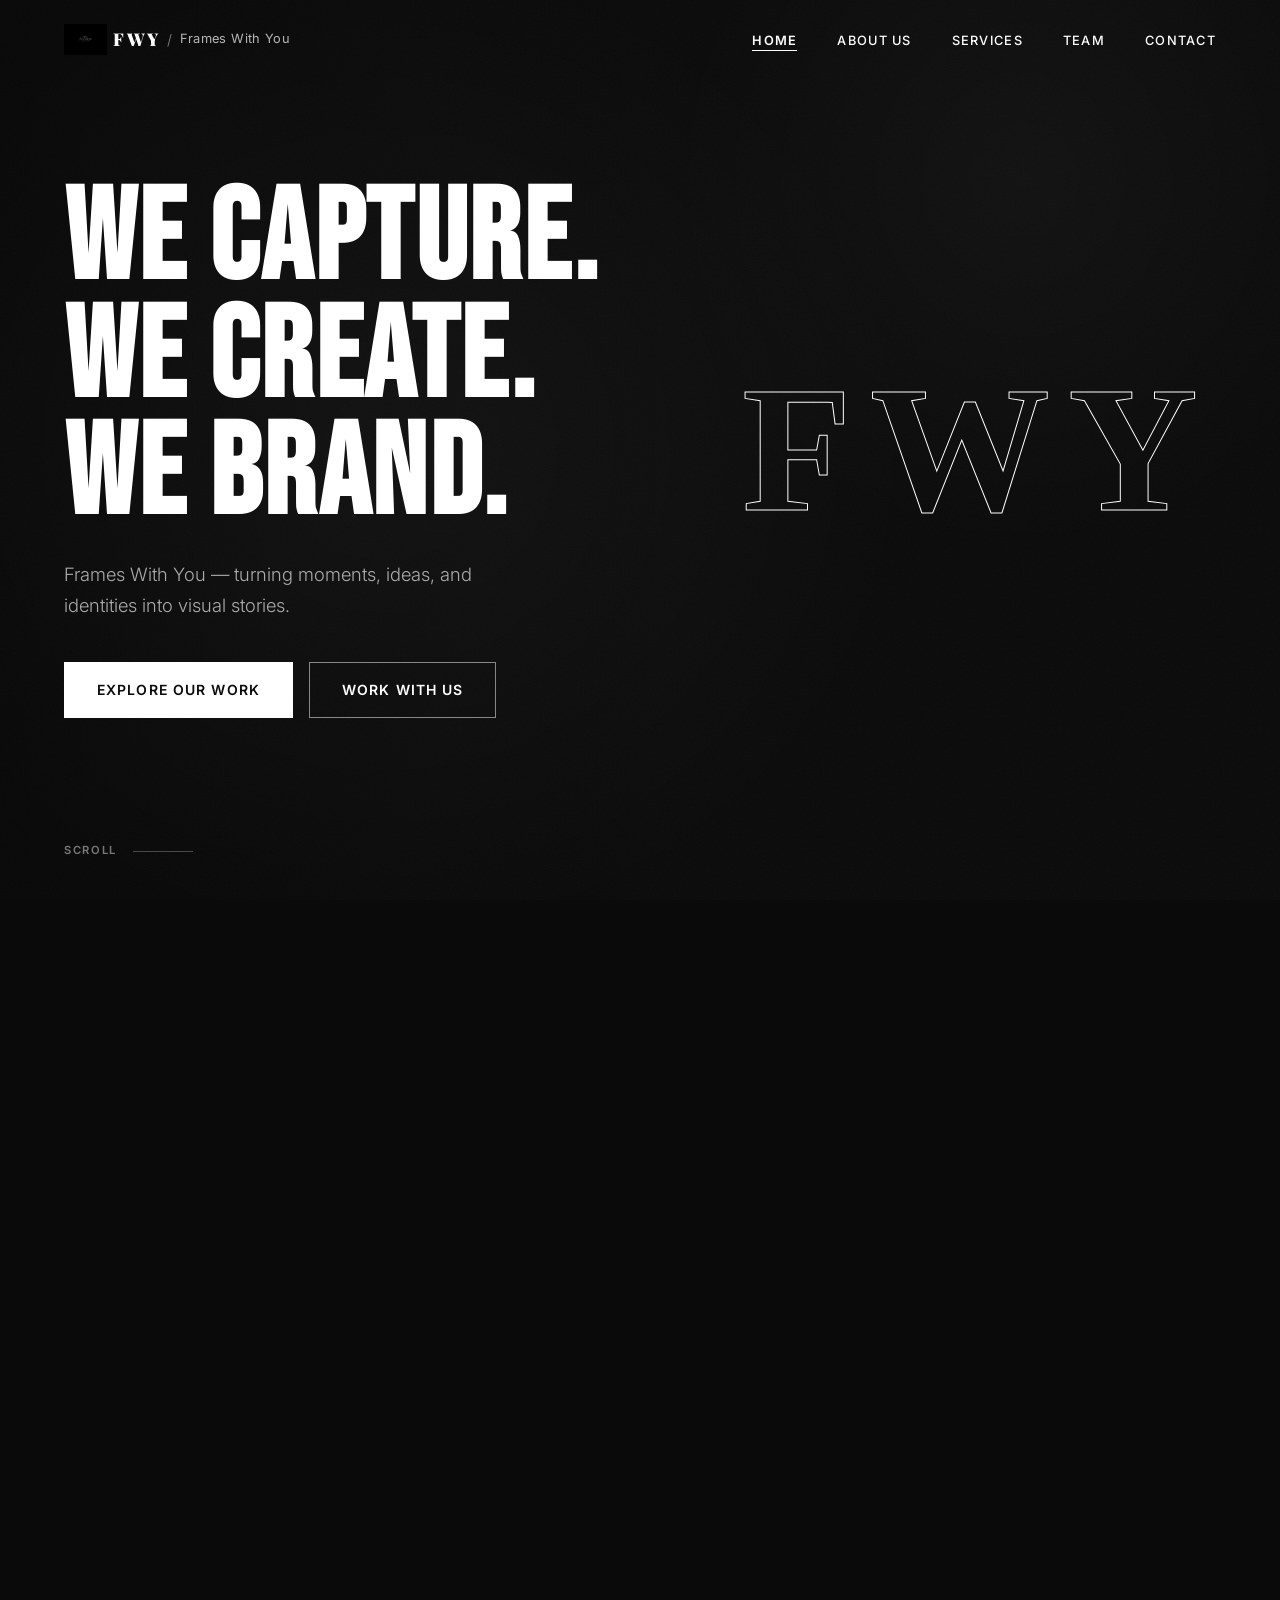
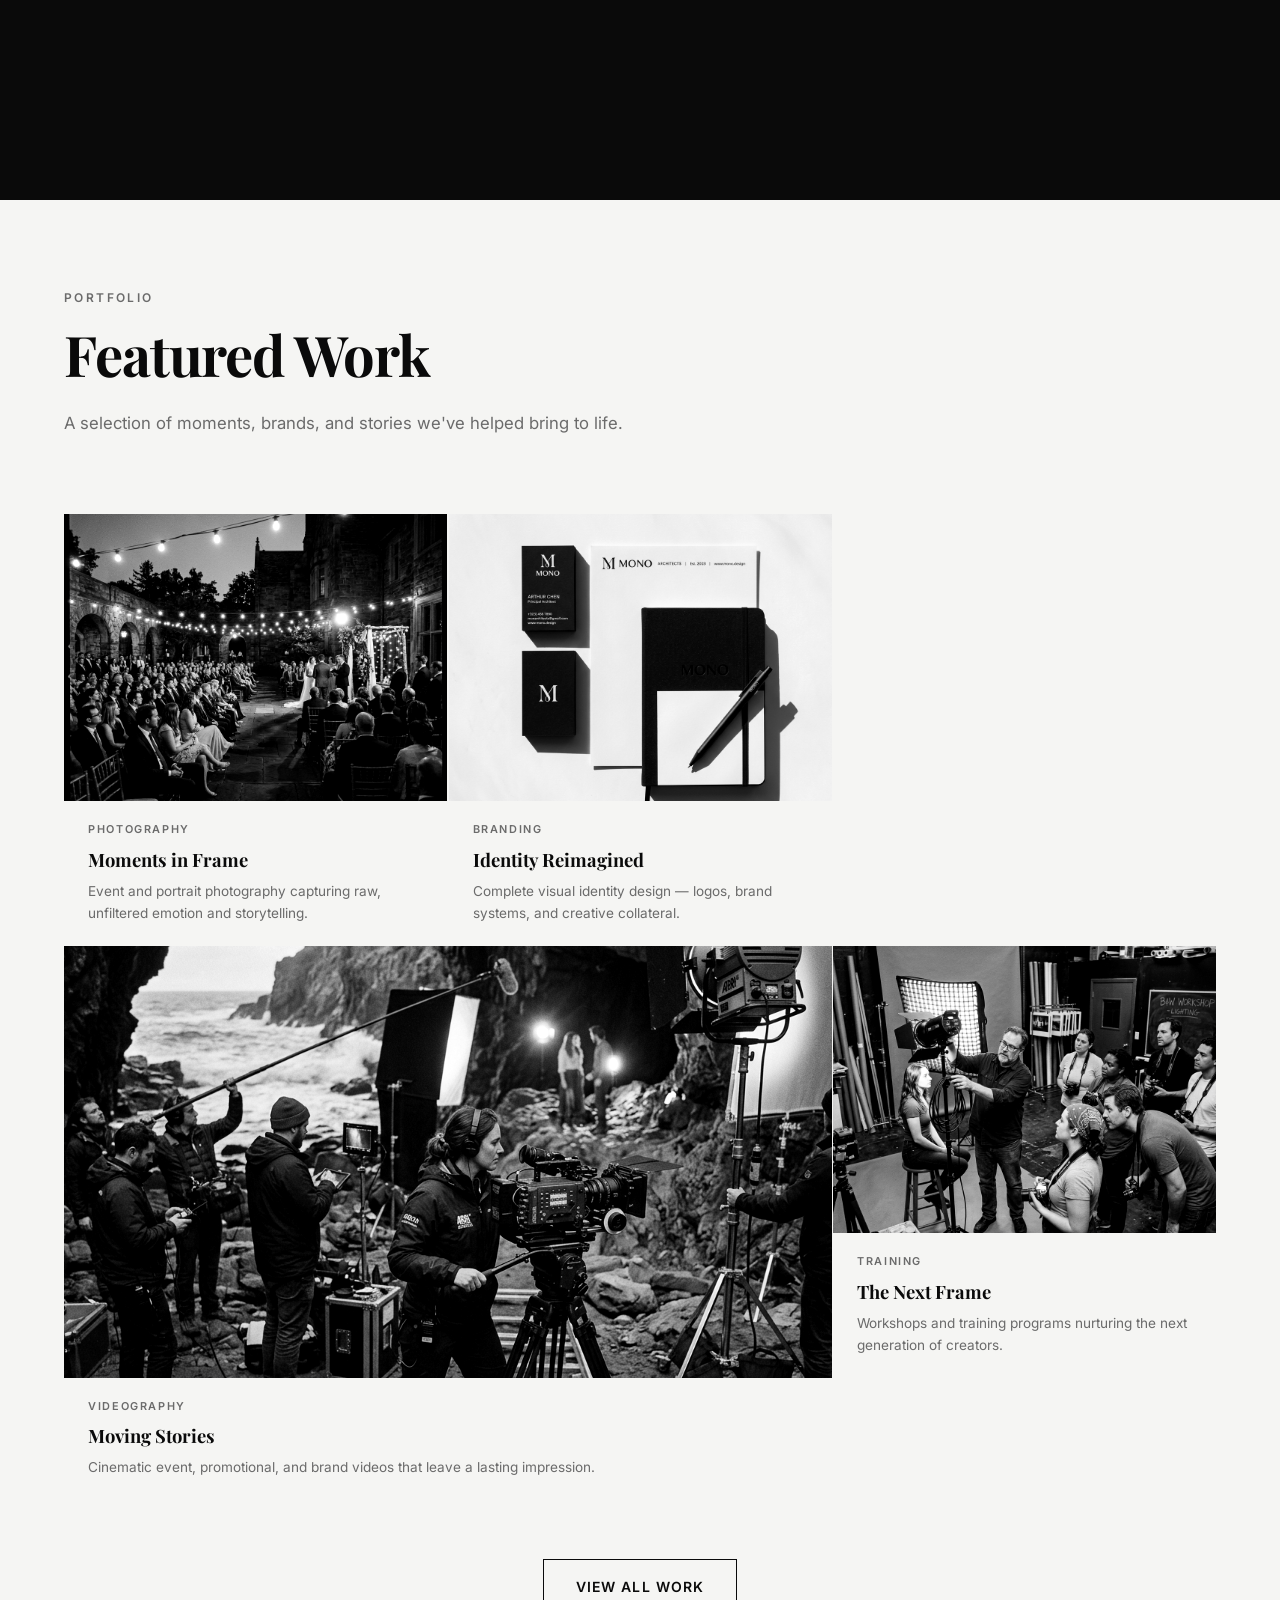
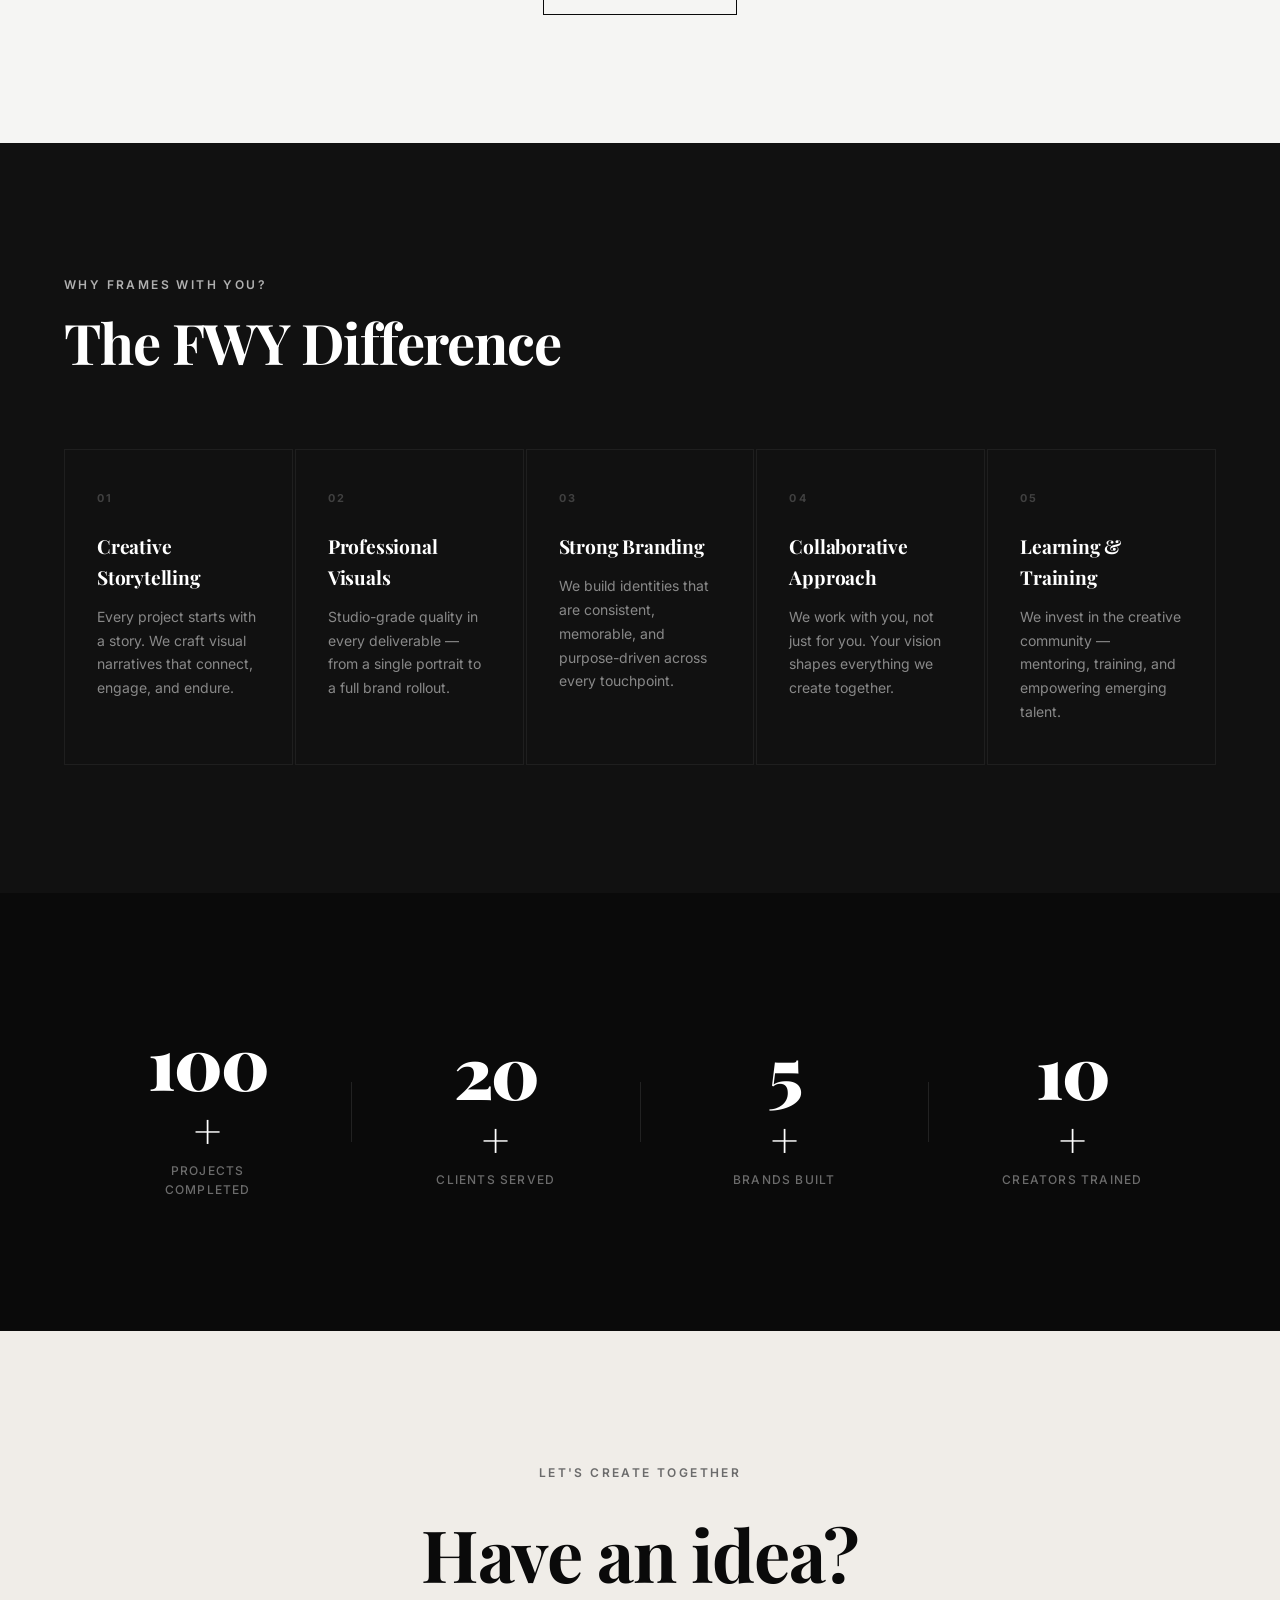
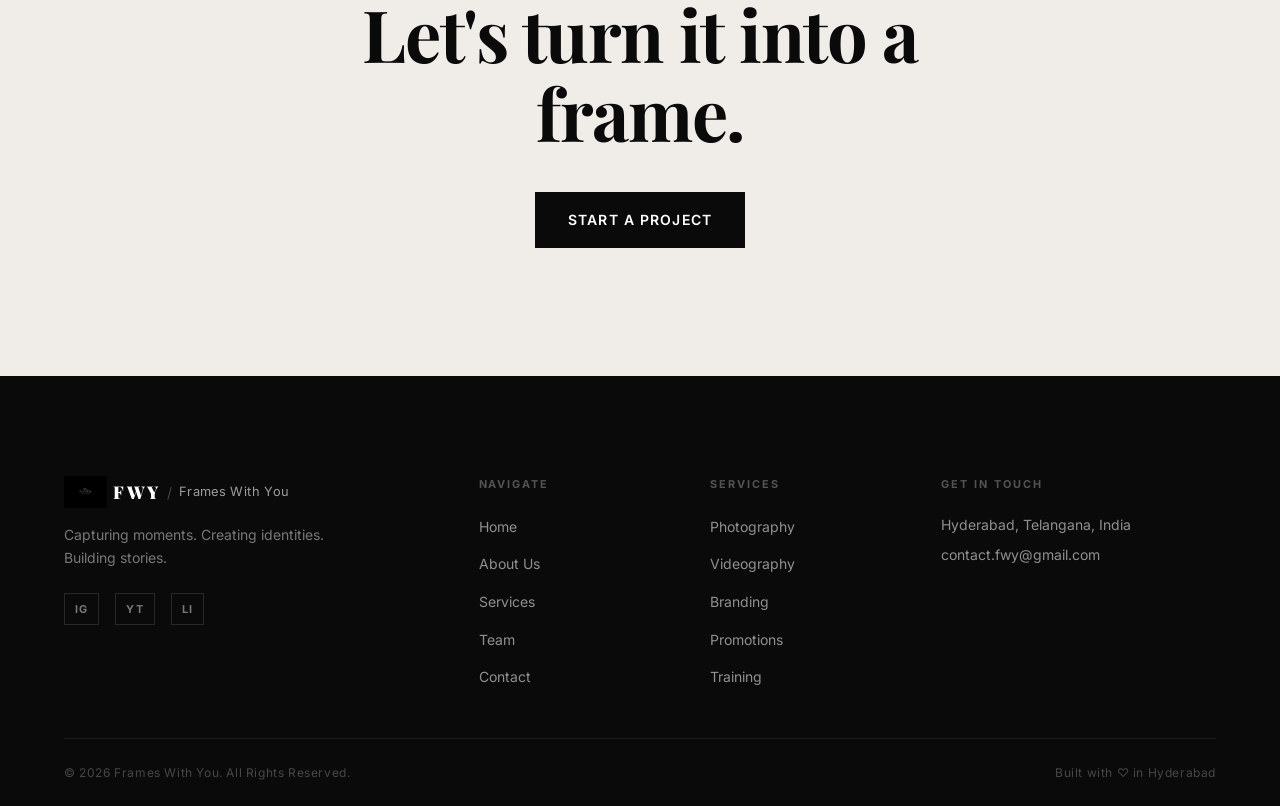
<file: index.html>
<!DOCTYPE html>
<html lang="en">

<head>
  <meta charset="UTF-8" />
  <meta name="viewport" content="width=device-width, initial-scale=1.0" />
  <meta name="description"
    content="Frames With You (FWY) — A premium photography, videography, branding and training creative studio based in Hyderabad, India. Capturing moments, creating identities, building stories." />
  <meta name="keywords"
    content="photography, videography, branding, Hyderabad, FWY, Frames With You, creative studio, portrait, event photography" />
  <title>Frames With You (FWY) — Creative Photography & Branding Studio</title>
  <link rel="preconnect" href="https://fonts.googleapis.com" />
  <link rel="preconnect" href="https://fonts.gstatic.com" crossorigin />
  <link
    href="https://fonts.googleapis.com/css2?family=Playfair+Display:ital,wght@0,400;0,600;0,700;0,900;1,400;1,600&family=Inter:wght@300;400;500;600&family=Bebas+Neue&display=swap"
    rel="stylesheet" />
  <link rel="stylesheet" href="css/styles.css" />
</head>

<body>

  <!-- Navigation -->
  <nav class="nav" id="nav">
    <div class="nav-container">
      <a href="index.html" class="nav-logo" aria-label="Frames With You Home">
        <img src="images/logo.png" alt="FWY Logo" class="logo-png" />
        <span class="logo-fwy">FWY</span>
        <span class="logo-divider">/</span>
        <span class="logo-full">Frames With You</span>
      </a>
      <ul class="nav-links" id="navLinks" role="navigation" aria-label="Main navigation">
        <li><a href="index.html" class="nav-link active" aria-current="page">Home</a></li>
        <li><a href="about.html" class="nav-link">About Us</a></li>
        <li><a href="services.html" class="nav-link">Services</a></li>
        <li><a href="team.html" class="nav-link">Team</a></li>
        <li><a href="contact.html" class="nav-link">Contact</a></li>
      </ul>
      <button class="hamburger" id="hamburger" aria-label="Toggle mobile menu" aria-expanded="false">
        <span></span>
        <span></span>
        <span></span>
      </button>
    </div>
  </nav>

  <!-- Mobile Menu -->
  <div class="mobile-menu" id="mobileMenu" aria-hidden="true">
    <ul class="mobile-links">
      <li><a href="index.html" class="mobile-link active">Home</a></li>
      <li><a href="about.html" class="mobile-link">About Us</a></li>
      <li><a href="services.html" class="mobile-link">Services</a></li>
      <li><a href="team.html" class="mobile-link">Team</a></li>
      <li><a href="contact.html" class="mobile-link">Contact</a></li>
    </ul>
    <div class="mobile-footer-social">
      <a href="#" aria-label="Instagram">IG</a>
      <a href="#" aria-label="YouTube">YT</a>
      <a href="#" aria-label="LinkedIn">LI</a>
    </div>
  </div>

  <!-- HERO SECTION -->
  <section class="hero" id="hero" aria-label="Hero section">
    <div class="hero-bg">
      <div class="hero-canvas" id="heroCanvas"></div>
      <div class="hero-overlay"></div>
    </div>
    <div class="hero-content reveal">
      <div class="hero-logo-mark">FWY</div>
      <h1 class="hero-headline">We Capture.<br>We Create.<br>We Brand.</h1>
      <p class="hero-sub">Frames With You — turning moments, ideas, and identities into visual stories.</p>
      <div class="hero-ctas">
        <a href="services.html" class="btn btn-primary" id="exploreWorkBtn">Explore Our Work</a>
        <a href="contact.html" class="btn btn-outline" id="workWithUsBtn">Work With Us</a>
      </div>
    </div>
    <div class="hero-scroll-indicator" aria-hidden="true">
      <span>Scroll</span>
      <div class="scroll-line"></div>
    </div>
  </section>

  <!-- INTRODUCTION SECTION -->
  <section class="intro section" id="intro" aria-label="Introduction">
    <div class="container">
      <div class="intro-grid">
        <div class="intro-text reveal">
          <span class="section-label">Who We Are</span>
          <h2 class="section-title">A Creative Studio Built on Visual Storytelling</h2>
          <p class="intro-body">
            <strong>Frames With You (FWY)</strong> is a creative photography, videography, branding, and training
            company focused on capturing meaningful moments, building strong visual identities, and helping aspiring
            creators develop their skills.
          </p>
          <p class="intro-body">
            We believe every frame tells a story. Every brand has a soul. Every creator deserves a chance to grow.
          </p>
          <a href="about.html" class="link-arrow" id="learnMoreBtn">Learn more about us <span>→</span></a>
        </div>
        <div class="intro-visual reveal reveal-right">
          <div class="intro-image-stack">
            <div class="intro-img-card intro-img-1">
              <img src="images/hero-1.jpg" alt="FWY Photography work — cinematic black and white portrait"
                loading="lazy" />
            </div>
            <div class="intro-img-card intro-img-2">
              <img src="images/hero-2.jpg" alt="FWY creative branding project" loading="lazy" />
            </div>
          </div>
        </div>
      </div>
    </div>
  </section>

  <!-- FEATURED WORK -->
  <section class="featured section" id="featured-work" aria-label="Featured work portfolio">
    <div class="container">
      <div class="section-header reveal">
        <span class="section-label">Portfolio</span>
        <h2 class="section-title">Featured Work</h2>
        <p class="section-subtitle">A selection of moments, brands, and stories we've helped bring to life.</p>
      </div>
      <div class="portfolio-grid" id="portfolioGrid">
        <!-- Project Card 1 -->
        <article class="portfolio-card reveal" id="project-1">
          <div class="portfolio-card-img">
            <img src="images/project-photography.jpg" alt="Event photography — FWY portfolio" loading="lazy" />
            <div class="portfolio-card-overlay">
              <a href="services.html#photography" class="portfolio-view-btn" aria-label="View Photography project">View
                Project <span>↗</span></a>
            </div>
          </div>
          <div class="portfolio-card-info">
            <span class="card-category">Photography</span>
            <h3 class="card-title">Moments in Frame</h3>
            <p class="card-desc">Event and portrait photography capturing raw, unfiltered emotion and storytelling.</p>
          </div>
        </article>
        <!-- Project Card 2 -->
        <article class="portfolio-card reveal" id="project-2">
          <div class="portfolio-card-img">
            <img src="images/project-branding.jpg" alt="Brand identity design — FWY portfolio" loading="lazy" />
            <div class="portfolio-card-overlay">
              <a href="services.html#branding" class="portfolio-view-btn" aria-label="View Branding project">View
                Project <span>↗</span></a>
            </div>
          </div>
          <div class="portfolio-card-info">
            <span class="card-category">Branding</span>
            <h3 class="card-title">Identity Reimagined</h3>
            <p class="card-desc">Complete visual identity design — logos, brand systems, and creative collateral.</p>
          </div>
        </article>
        <!-- Project Card 3 -->
        <article class="portfolio-card reveal portfolio-card--wide" id="project-3">
          <div class="portfolio-card-img">
            <img src="images/project-videography.jpg" alt="Promotional video — FWY portfolio" loading="lazy" />
            <div class="portfolio-card-overlay">
              <a href="services.html#videography" class="portfolio-view-btn" aria-label="View Videography project">View
                Project <span>↗</span></a>
            </div>
          </div>
          <div class="portfolio-card-info">
            <span class="card-category">Videography</span>
            <h3 class="card-title">Moving Stories</h3>
            <p class="card-desc">Cinematic event, promotional, and brand videos that leave a lasting impression.</p>
          </div>
        </article>
        <!-- Project Card 4 -->
        <article class="portfolio-card reveal" id="project-4">
          <div class="portfolio-card-img">
            <img src="images/project-training.jpg" alt="Photography training workshop — FWY" loading="lazy" />
            <div class="portfolio-card-overlay">
              <a href="services.html#training" class="portfolio-view-btn" aria-label="View Training project">View
                Project <span>↗</span></a>
            </div>
          </div>
          <div class="portfolio-card-info">
            <span class="card-category">Training</span>
            <h3 class="card-title">The Next Frame</h3>
            <p class="card-desc">Workshops and training programs nurturing the next generation of creators.</p>
          </div>
        </article>
        <!-- Project Card 5 -->
        <!-- <article class="portfolio-card reveal" id="project-5">
          <div class="portfolio-card-img">
            <img src="images/project-promotions.jpg" alt="Promotional campaign design — FWY" loading="lazy" />
            <div class="portfolio-card-overlay">
              <a href="services.html#promotions" class="portfolio-view-btn" aria-label="View Promotions project">View
                Project <span>↗</span></a>
            </div>
          </div>
          <div class="portfolio-card-info">
            <span class="card-category">Promotions</span>
            <h3 class="card-title">Campaign Craft</h3>
            <p class="card-desc">Targeted promotional campaigns and digital creatives that drive real results.</p>
          </div>
        </article> -->
      </div>
      <div class="section-cta reveal">
        <a href="services.html" class="btn btn-outline" id="viewAllWorkBtn">View All Work</a>
      </div>
    </div>
  </section>

  <!-- WHY FWY -->
  <section class="why-fwy section section-dark" id="why-fwy" aria-label="Why choose FWY">
    <div class="container">
      <div class="section-header reveal">
        <span class="section-label section-label-light">Why FRames With You?</span>
        <h2 class="section-title">The FWY Difference</h2>
      </div>
      <div class="why-grid">
        <div class="why-card reveal" id="why-1">
          <div class="why-number">01</div>
          <h3 class="why-title">Creative Storytelling</h3>
          <p class="why-desc">Every project starts with a story. We craft visual narratives that connect, engage, and
            endure.</p>
        </div>
        <div class="why-card reveal" id="why-2">
          <div class="why-number">02</div>
          <h3 class="why-title">Professional Visuals</h3>
          <p class="why-desc">Studio-grade quality in every deliverable — from a single portrait to a full brand
            rollout.</p>
        </div>
        <div class="why-card reveal" id="why-3">
          <div class="why-number">03</div>
          <h3 class="why-title">Strong Branding</h3>
          <p class="why-desc">We build identities that are consistent, memorable, and purpose-driven across every
            touchpoint.</p>
        </div>
        <div class="why-card reveal" id="why-4">
          <div class="why-number">04</div>
          <h3 class="why-title">Collaborative Approach</h3>
          <p class="why-desc">We work with you, not just for you. Your vision shapes everything we create together.</p>
        </div>
        <div class="why-card reveal" id="why-5">
          <div class="why-number">05</div>
          <h3 class="why-title">Learning & Training</h3>
          <p class="why-desc">We invest in the creative community — mentoring, training, and empowering emerging talent.
          </p>
        </div>
      </div>
    </div>
  </section>

  <!-- STATS STRIP -->
  <section class="stats-strip section" aria-label="FWY achievements">
    <div class="container">
      <div class="stats-row reveal">
        <div class="stat-item">
          <span class="stat-value" data-target="100">0</span><span class="stat-plus">+</span>
          <span class="stat-name">Projects Completed</span>
        </div>
        <div class="stat-divider" aria-hidden="true"></div>
        <div class="stat-item">
          <span class="stat-value" data-target="20">0</span><span class="stat-plus">+</span>
          <span class="stat-name">Clients Served</span>
        </div>
        <div class="stat-divider" aria-hidden="true"></div>
        <div class="stat-item">
          <span class="stat-value" data-target="5">0</span><span class="stat-plus">+</span>
          <span class="stat-name">Brands Built</span>
        </div>
        <div class="stat-divider" aria-hidden="true"></div>
        <div class="stat-item">
          <span class="stat-value" data-target="10">0</span><span class="stat-plus">+</span>
          <span class="stat-name">Creators Trained</span>
        </div>
      </div>
    </div>
  </section>

  <!-- CLOSING CTA -->
  <section class="closing-cta section" id="closingCta" aria-label="Call to action">
    <div class="container">
      <div class="cta-inner reveal">
        <span class="section-label">Let's Create Together</span>
        <h2 class="cta-headline">Have an idea?<br>Let's turn it into a frame.</h2>
        <a href="contact.html" class="btn btn-primary" id="startProjectBtn">Start a Project</a>
      </div>
    </div>
  </section>

  <!-- FOOTER -->
  <footer class="footer" role="contentinfo">
    <div class="container">
      <div class="footer-grid">
        <div class="footer-brand">
          <div class="footer-logo">
            <img src="images/logo.png" alt="FWY Logo" class="logo-png" />
            <span class="logo-fwy">FWY</span>
            <span class="logo-divider">/</span>
            <span class="logo-full">Frames With You</span>
          </div>
          <p class="footer-tagline">Capturing moments. Creating identities. Building stories.</p>
          <div class="footer-social">
            <a href="https://www.instagram.com/_fw.y_?stkn=MXZtcmMzNW5sb3BuMg==" class="social-link"
              aria-label="Follow FWY on Instagram" id="footerInstagram">IG</a>
            <a href="https://www.youtube.com/@frameswithyou" class="social-link"
              aria-label="Subscribe to FWY on YouTube" id="footerYoutube">YT</a>
            <a href="#" class="social-link" aria-label="Connect with FWY on LinkedIn" id="footerLinkedin">LI</a>
          </div>
        </div>
        <div class="footer-nav">
          <h4 class="footer-nav-title">Navigate</h4>
          <ul>
            <li><a href="index.html">Home</a></li>
            <li><a href="about.html">About Us</a></li>
            <li><a href="services.html">Services</a></li>
            <li><a href="team.html">Team</a></li>
            <li><a href="contact.html">Contact</a></li>
          </ul>
        </div>
        <div class="footer-nav">
          <h4 class="footer-nav-title">Services</h4>
          <ul>
            <li><a href="services.html#photography">Photography</a></li>
            <li><a href="services.html#videography">Videography</a></li>
            <li><a href="services.html#branding">Branding</a></li>
            <li><a href="services.html#promotions">Promotions</a></li>
            <li><a href="services.html#training">Training</a></li>
          </ul>
        </div>
        <div class="footer-contact">
          <h4 class="footer-nav-title">Get in Touch</h4>
          <p>Hyderabad, Telangana, India</p>
          <a href="mailto:contact.fwy@gmail.com">contact.fwy@gmail.com</a>
        </div>
      </div>
      <div class="footer-bottom">
        <p>© 2026 Frames With You. All Rights Reserved.</p>
        <p>Built with <span aria-label="love">♡</span> in Hyderabad</p>
      </div>
    </div>
  </footer>

  <script src="js/main.js"></script>
</body>

</html>
</file>
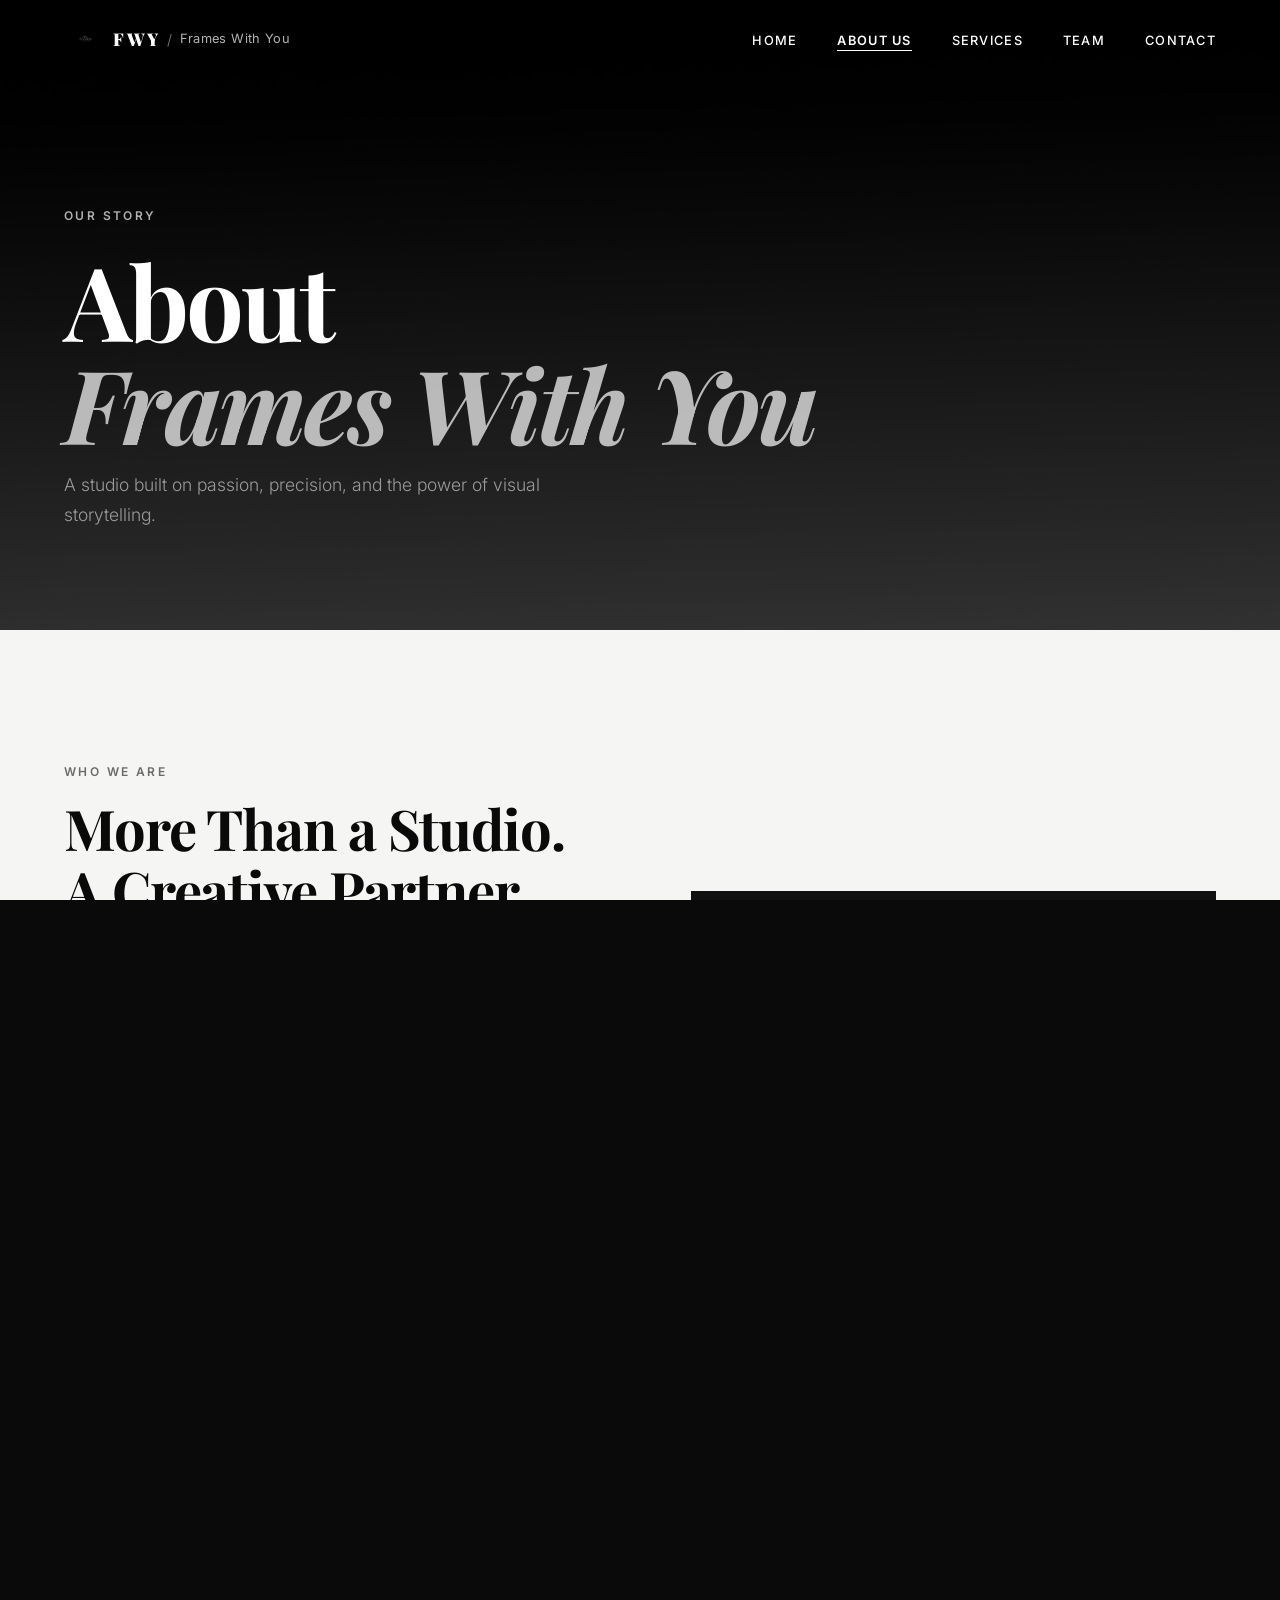
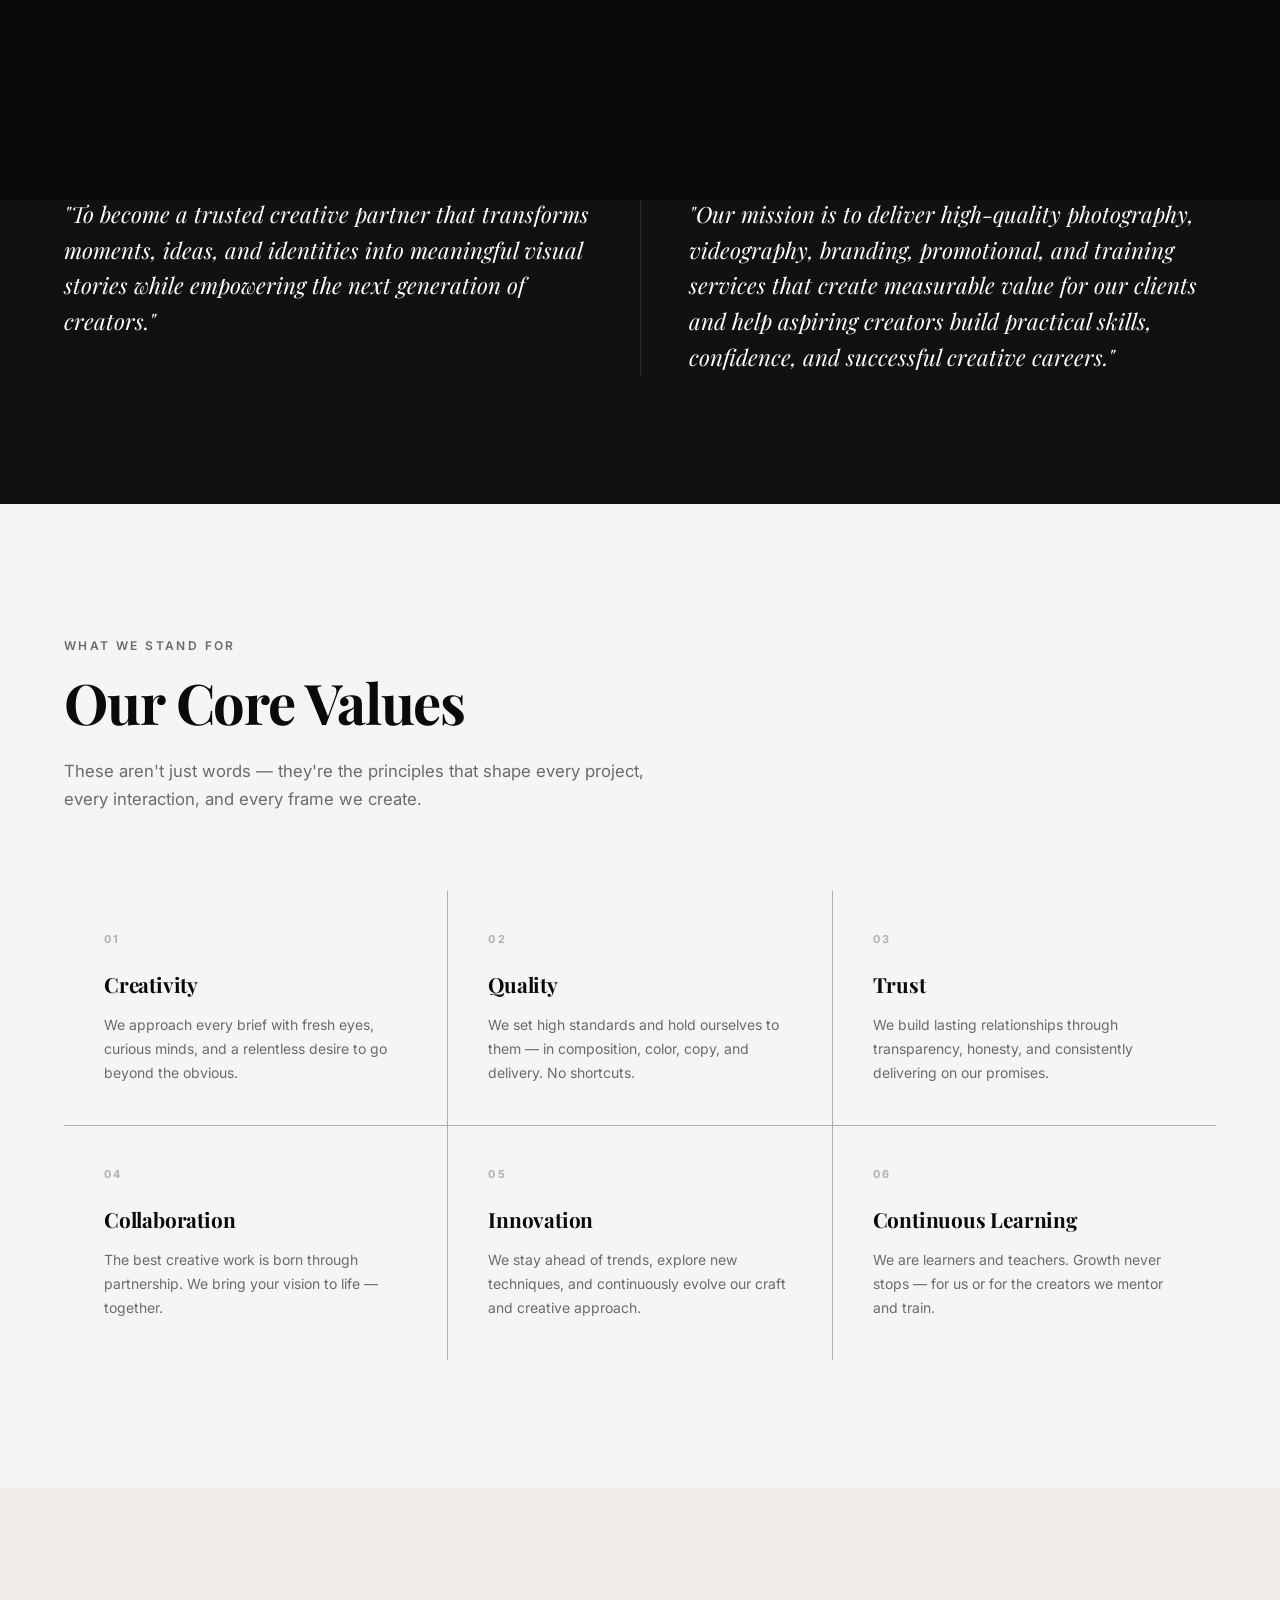
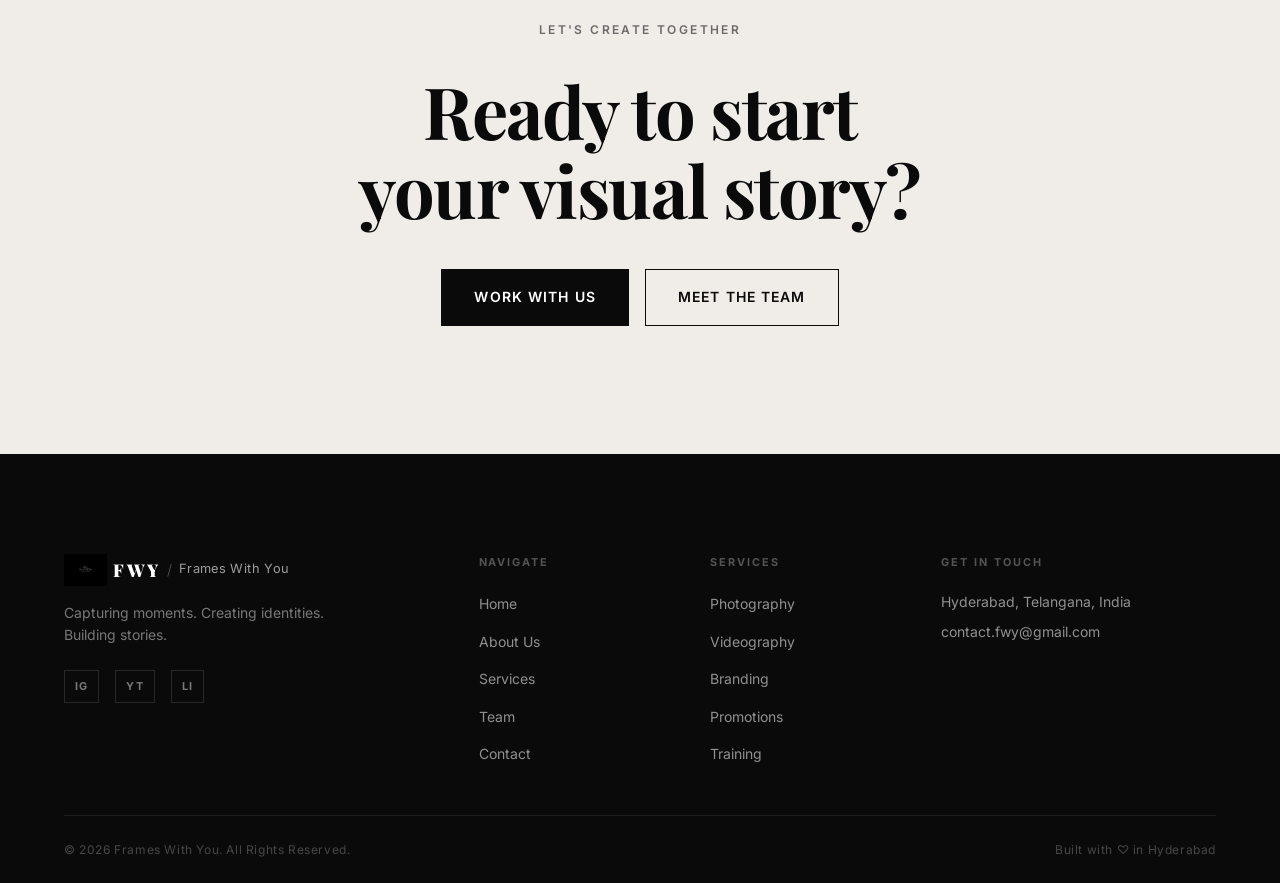
<file: about.html>
<!DOCTYPE html>
<html lang="en">

<head>
  <meta charset="UTF-8" />
  <meta name="viewport" content="width=device-width, initial-scale=1.0" />
  <meta name="description"
    content="About Frames With You (FWY) — Learn who we are, our vision, mission, and the values that drive our creative photography and branding studio." />
  <title>About Us — Frames With You (FWY)</title>
  <link rel="preconnect" href="https://fonts.googleapis.com" />
  <link rel="preconnect" href="https://fonts.gstatic.com" crossorigin />
  <link
    href="https://fonts.googleapis.com/css2?family=Playfair+Display:ital,wght@0,400;0,600;0,700;0,900;1,400;1,600&family=Inter:wght@300;400;500;600&family=Bebas+Neue&display=swap"
    rel="stylesheet" />
  <link rel="stylesheet" href="css/styles.css" />
</head>

<body>

  <!-- Navigation -->
  <nav class="nav" id="nav">
    <div class="nav-container">
      <a href="index.html" class="nav-logo" aria-label="Frames With You Home">
        <img src="images/logo.png" alt="FWY Logo" class="logo-png" />
        <span class="logo-fwy">FWY</span>
        <span class="logo-divider">/</span>
        <span class="logo-full">Frames With You</span>
      </a>
      <ul class="nav-links" id="navLinks">
        <li><a href="index.html" class="nav-link">Home</a></li>
        <li><a href="about.html" class="nav-link active" aria-current="page">About Us</a></li>
        <li><a href="services.html" class="nav-link">Services</a></li>
        <li><a href="team.html" class="nav-link">Team</a></li>
        <li><a href="contact.html" class="nav-link">Contact</a></li>
      </ul>
      <button class="hamburger" id="hamburger" aria-label="Toggle mobile menu" aria-expanded="false">
        <span></span><span></span><span></span>
      </button>
    </div>
  </nav>
  <div class="mobile-menu" id="mobileMenu" aria-hidden="true">
    <ul class="mobile-links">
      <li><a href="index.html" class="mobile-link">Home</a></li>
      <li><a href="about.html" class="mobile-link active">About Us</a></li>
      <li><a href="services.html" class="mobile-link">Services</a></li>
      <li><a href="team.html" class="mobile-link">Team</a></li>
      <li><a href="contact.html" class="mobile-link">Contact</a></li>
    </ul>
    <div class="mobile-footer-social">
      <a href="#" aria-label="Instagram">IG</a>
      <a href="#" aria-label="YouTube">YT</a>
      <a href="#" aria-label="LinkedIn">LI</a>
    </div>
  </div>

  <!-- PAGE HERO -->
  <section class="page-hero" aria-label="About page hero">
    <div class="page-hero-content reveal">
      <span class="section-label section-label-light">Our Story</span>
      <h1 class="page-hero-title">About<br><em>Frames With You</em></h1>
      <p class="page-hero-sub">A studio built on passion, precision, and the power of visual storytelling.</p>
    </div>
    <div class="page-hero-bg" aria-hidden="true">
      <div class="page-hero-overlay"></div>
      <img src="images/about-hero.jpeg" alt="" role="presentation" />
    </div>
  </section>

  <!-- ABOUT STORY -->
  <section class="about-story section" aria-label="About FWY story">
    <div class="container">
      <div class="about-story-grid">
        <div class="about-story-text reveal">
          <span class="section-label">Who We Are</span>
          <h2 class="section-title">More Than a Studio.<br>A Creative Partner.</h2>
          <p>
            Frames With You (FWY) was born from a simple belief — that every moment, every brand, and every creator
            deserves to be seen in the best possible light. We are a Hyderabad-based creative studio specializing in
            photography, videography, branding, promotions, and creative training.
          </p>
          <p>
            What started as a passion project quickly grew into a full-service creative studio. We've had the privilege
            of working with individuals, startups, corporations, and educational institutions — each project shaping who
            we are as a company and what we stand for.
          </p>
          <p>
            We don't just take photographs or design logos. We listen, understand, and then create. Every project is
            approached with the same level of care, curiosity, and commitment — whether it's a corporate event shoot or
            a first logo for a new brand.
          </p>
        </div>
        <div class="about-story-visual reveal reveal-right">
          <div class="about-img-container">
            <img src="images/logo.png" alt="FWY Studio — creative workspace in Hyderabad" loading="lazy" />
            <!-- <div class="about-img-accent" aria-hidden="true"></div> -->
          </div>
        </div>
      </div>
    </div>
  </section>

  <!-- VISION & MISSION -->
  <section class="vision-mission section section-dark" aria-label="FWY Vision and Mission">
    <div class="container">
      <div class="vm-grid">
        <div class="vm-card reveal" id="visionCard">
          <div class="vm-icon" aria-hidden="true">◎</div>
          <h2 class="vm-label">Our Vision</h2>
          <blockquote class="vm-statement">
            "To become a trusted creative partner that transforms moments, ideas, and identities into meaningful visual
            stories while empowering the next generation of creators."
          </blockquote>
        </div>
        <div class="vm-divider" aria-hidden="true"></div>
        <div class="vm-card reveal reveal-right" id="missionCard">
          <div class="vm-icon" aria-hidden="true">◈</div>
          <h2 class="vm-label">Our Mission</h2>
          <blockquote class="vm-statement">
            "Our mission is to deliver high-quality photography, videography, branding, promotional, and training
            services that create measurable value for our clients and help aspiring creators build practical skills,
            confidence, and successful creative careers."
          </blockquote>
        </div>
      </div>
    </div>
  </section>

  <!-- COMPANY VALUES -->
  <section class="values section" aria-label="FWY company values">
    <div class="container">
      <div class="section-header reveal">
        <span class="section-label">What We Stand For</span>
        <h2 class="section-title">Our Core Values</h2>
        <p class="section-subtitle">These aren't just words — they're the principles that shape every project, every
          interaction, and every frame we create.</p>
      </div>
      <div class="values-grid">
        <div class="value-item reveal" id="value-creativity">
          <div class="value-num">01</div>
          <h3 class="value-title">Creativity</h3>
          <p class="value-desc">We approach every brief with fresh eyes, curious minds, and a relentless desire to go
            beyond the obvious.</p>
        </div>
        <div class="value-item reveal" id="value-quality">
          <div class="value-num">02</div>
          <h3 class="value-title">Quality</h3>
          <p class="value-desc">We set high standards and hold ourselves to them — in composition, color, copy, and
            delivery. No shortcuts.</p>
        </div>
        <div class="value-item reveal" id="value-trust">
          <div class="value-num">03</div>
          <h3 class="value-title">Trust</h3>
          <p class="value-desc">We build lasting relationships through transparency, honesty, and consistently
            delivering on our promises.</p>
        </div>
        <div class="value-item reveal" id="value-collaboration">
          <div class="value-num">04</div>
          <h3 class="value-title">Collaboration</h3>
          <p class="value-desc">The best creative work is born through partnership. We bring your vision to life —
            together.</p>
        </div>
        <div class="value-item reveal" id="value-innovation">
          <div class="value-num">05</div>
          <h3 class="value-title">Innovation</h3>
          <p class="value-desc">We stay ahead of trends, explore new techniques, and continuously evolve our craft and
            creative approach.</p>
        </div>
        <div class="value-item reveal" id="value-learning">
          <div class="value-num">06</div>
          <h3 class="value-title">Continuous Learning</h3>
          <p class="value-desc">We are learners and teachers. Growth never stops — for us or for the creators we mentor
            and train.</p>
        </div>
      </div>
    </div>
  </section>

  <!-- CLOSING CTA -->
  <section class="closing-cta section" aria-label="Call to action">
    <div class="container">
      <div class="cta-inner reveal">
        <span class="section-label">Let's Create Together</span>
        <h2 class="cta-headline">Ready to start<br>your visual story?</h2>
        <div class="cta-actions">
          <a href="contact.html" class="btn btn-primary" id="aboutCtaContact">Work With Us</a>
          <a href="team.html" class="btn btn-outline" id="aboutCtaTeam">Meet the Team</a>
        </div>
      </div>
    </div>
  </section>

  <!-- FOOTER -->
  <footer class="footer" role="contentinfo">
    <div class="container">
      <div class="footer-grid">
        <div class="footer-brand">
          <div class="footer-logo">
            <img src="images/logo.png" alt="FWY Logo" class="logo-png" />
            <span class="logo-fwy">FWY</span>
            <span class="logo-divider">/</span>
            <span class="logo-full">Frames With You</span>
          </div>
          <p class="footer-tagline">Capturing moments. Creating identities. Building stories.</p>
          <div class="footer-social">
            <a href="https://www.instagram.com/_fw.y_?stkn=MXZtcmMzNW5sb3BuMg==" class="social-link"
              aria-label="Follow FWY on Instagram" id="footerInstagram">IG</a>
            <a href="https://www.youtube.com/@frameswithyou" class="social-link"
              aria-label="Subscribe to FWY on YouTube" id="footerYoutube">YT</a>
            <a href="#" class="social-link" aria-label="Connect with FWY on LinkedIn" id="footerLinkedin">LI</a>
          </div>
        </div>
        <div class="footer-nav">
          <h4 class="footer-nav-title">Navigate</h4>
          <ul>
            <li><a href="index.html">Home</a></li>
            <li><a href="about.html">About Us</a></li>
            <li><a href="services.html">Services</a></li>
            <li><a href="team.html">Team</a></li>
            <li><a href="contact.html">Contact</a></li>
          </ul>
        </div>
        <div class="footer-nav">
          <h4 class="footer-nav-title">Services</h4>
          <ul>
            <li><a href="services.html#photography">Photography</a></li>
            <li><a href="services.html#videography">Videography</a></li>
            <li><a href="services.html#branding">Branding</a></li>
            <li><a href="services.html#promotions">Promotions</a></li>
            <li><a href="services.html#training">Training</a></li>
          </ul>
        </div>
        <div class="footer-contact">
          <h4 class="footer-nav-title">Get in Touch</h4>
          <p>Hyderabad, Telangana, India</p>
          <a href="mailto:contact.fwy@gmail.com">contact.fwy@gmail.com</a>
        </div>
      </div>
      <div class="footer-bottom">
        <p>© 2026 Frames With You. All Rights Reserved.</p>
        <p>Built with <span aria-label="love">♡</span> in Hyderabad</p>
      </div>
    </div>
  </footer>

  <script src="js/main.js"></script>
</body>

</html>
</file>
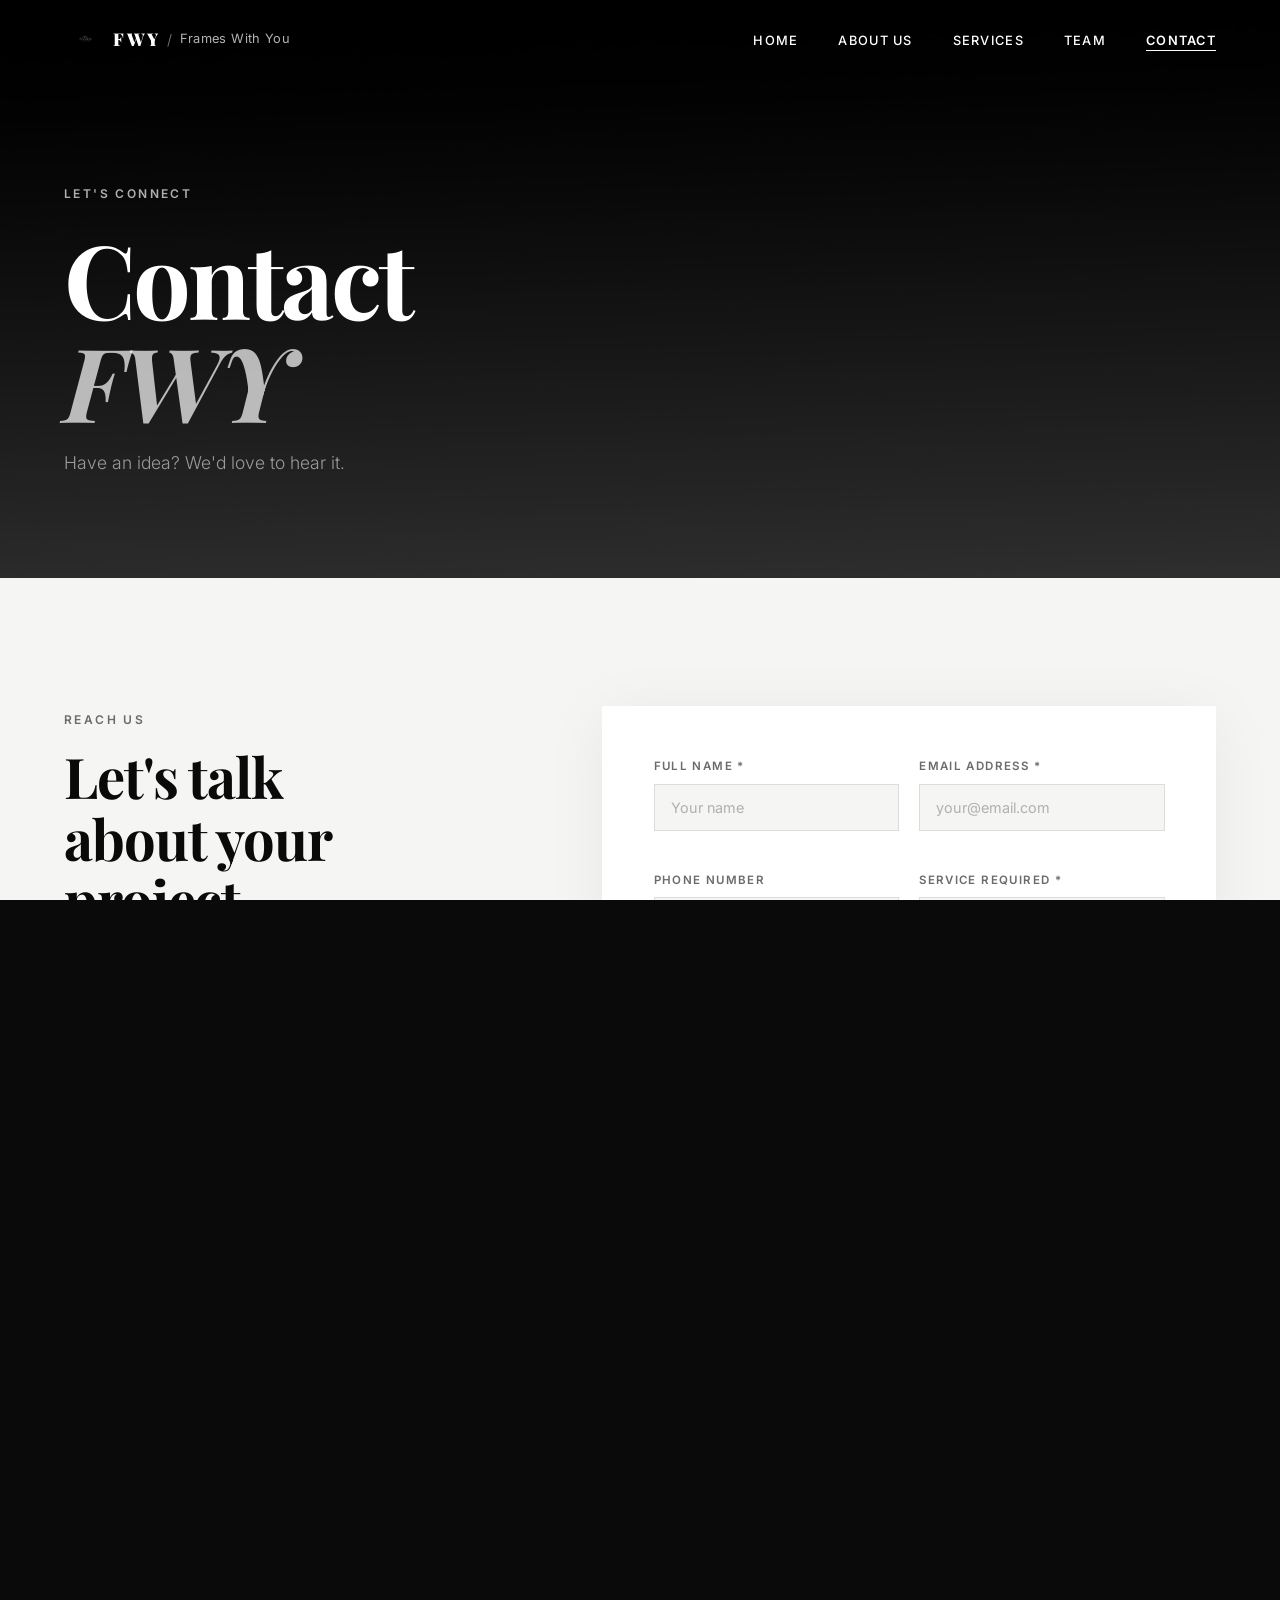
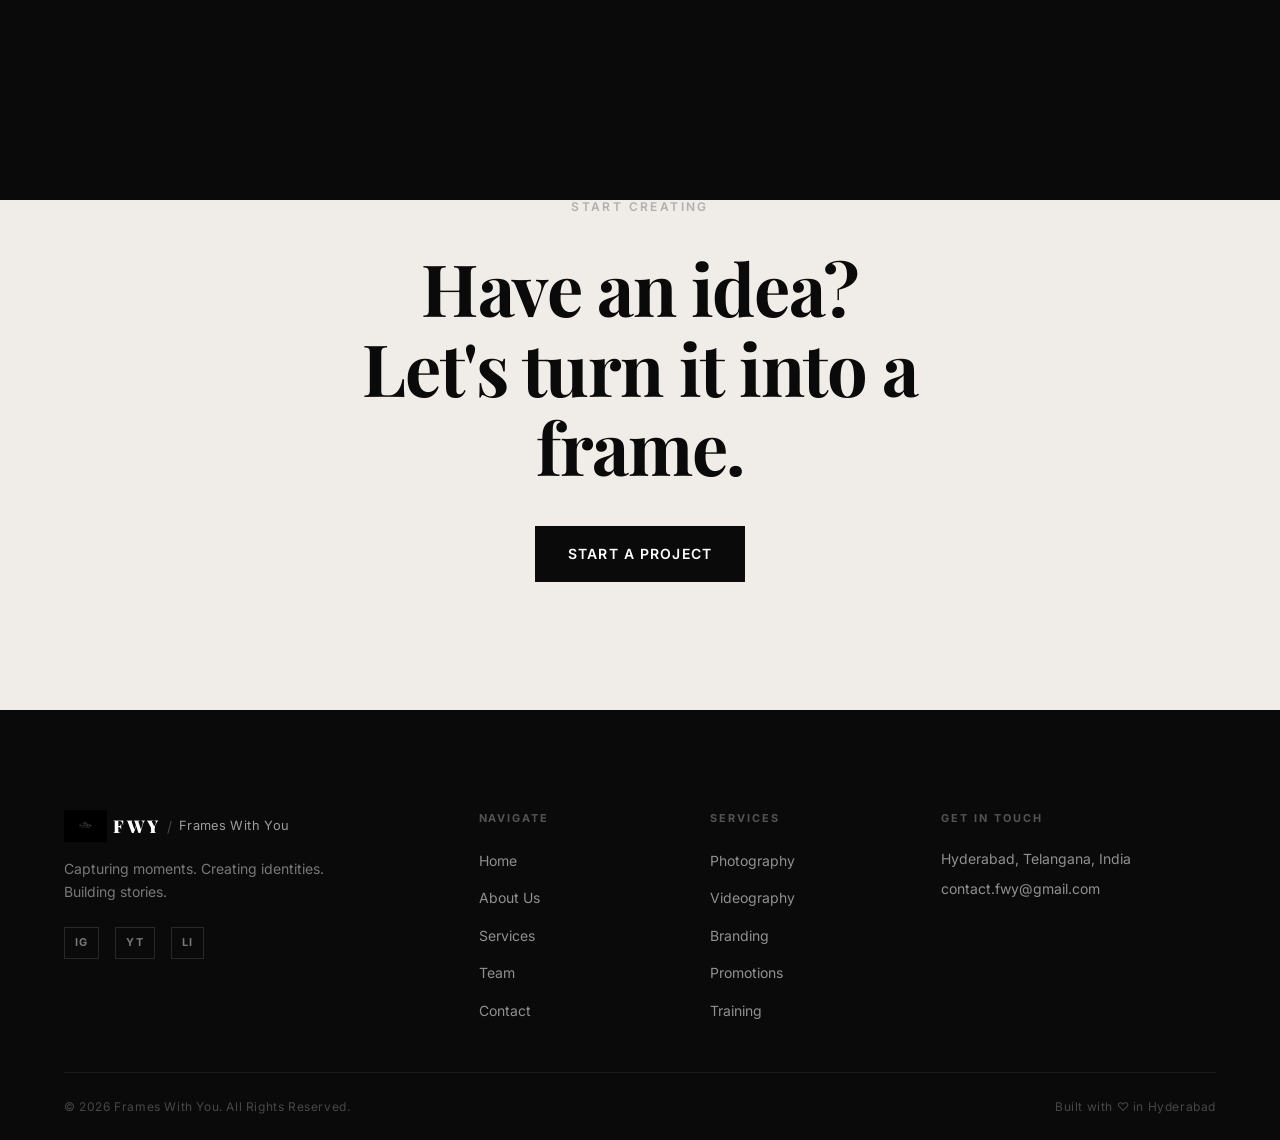
<file: contact.html>
<!DOCTYPE html>
<html lang="en">

<head>
  <meta charset="UTF-8" />
  <meta name="viewport" content="width=device-width, initial-scale=1.0" />
  <meta name="description"
    content="Contact Frames With You (FWY) — Start your photography, branding, or videography project today. Based in Hyderabad, Telangana, India." />
  <title>Contact — Frames With You (FWY)</title>
  <link rel="preconnect" href="https://fonts.googleapis.com" />
  <link rel="preconnect" href="https://fonts.gstatic.com" crossorigin />
  <link
    href="https://fonts.googleapis.com/css2?family=Playfair+Display:ital,wght@0,400;0,600;0,700;0,900;1,400;1,600&family=Inter:wght@300;400;500;600&family=Bebas+Neue&display=swap"
    rel="stylesheet" />
  <link rel="stylesheet" href="css/styles.css" />
</head>

<body>

  <!-- Navigation -->
  <nav class="nav" id="nav">
    <div class="nav-container">
      <a href="index.html" class="nav-logo" aria-label="Frames With You Home">
        <img src="images/logo.png" alt="FWY Logo" class="logo-png" />
        <span class="logo-fwy">FWY</span>
        <span class="logo-divider">/</span>
        <span class="logo-full">Frames With You</span>
      </a>
      <ul class="nav-links" id="navLinks">
        <li><a href="index.html" class="nav-link">Home</a></li>
        <li><a href="about.html" class="nav-link">About Us</a></li>
        <li><a href="services.html" class="nav-link">Services</a></li>
        <li><a href="team.html" class="nav-link">Team</a></li>
        <li><a href="contact.html" class="nav-link active" aria-current="page">Contact</a></li>
      </ul>
      <button class="hamburger" id="hamburger" aria-label="Toggle mobile menu" aria-expanded="false">
        <span></span><span></span><span></span>
      </button>
    </div>
  </nav>
  <div class="mobile-menu" id="mobileMenu" aria-hidden="true">
    <ul class="mobile-links">
      <li><a href="index.html" class="mobile-link">Home</a></li>
      <li><a href="about.html" class="mobile-link">About Us</a></li>
      <li><a href="services.html" class="mobile-link">Services</a></li>
      <li><a href="team.html" class="mobile-link">Team</a></li>
      <li><a href="contact.html" class="mobile-link active">Contact</a></li>
    </ul>
    <div class="mobile-footer-social">
      <a href="#" aria-label="Instagram">IG</a>
      <a href="#" aria-label="YouTube">YT</a>
      <a href="#" aria-label="LinkedIn">LI</a>
    </div>
  </div>

  <!-- PAGE HERO -->
  <section class="page-hero page-hero-short" aria-label="Contact page hero">
    <div class="page-hero-content reveal">
      <span class="section-label section-label-light">Let's Connect</span>
      <h1 class="page-hero-title">Contact<br><em>FWY</em></h1>
      <p class="page-hero-sub">Have an idea? We'd love to hear it.</p>
    </div>
    <div class="page-hero-bg" aria-hidden="true">
      <div class="page-hero-overlay"></div>
      <img src="images/about-hero.jpeg" alt="" role="presentation" />
    </div>
  </section>

  <!-- CONTACT SECTION -->
  <section class="contact-section section" aria-label="Contact form and information">
    <div class="container">
      <div class="contact-grid">

        <!-- Contact Info -->
        <div class="contact-info reveal">
          <span class="section-label">Reach Us</span>
          <h2 class="section-title">Let's talk<br>about your project.</h2>
          <p class="contact-intro">Whether you have a full brief or just a rough idea, we're here to listen, guide, and
            create something exceptional with you.</p>

          <div class="contact-details">
            <div class="contact-detail-item" id="contactLocation">
              <div class="contact-detail-icon" aria-hidden="true">◎</div>
              <div class="contact-detail-content">
                <span class="contact-detail-label">Location</span>
                <span class="contact-detail-value">Hyderabad, Telangana, India</span>
              </div>
            </div>
            <div class="contact-detail-item" id="contactWhatsapp">
              <div class="contact-detail-icon" aria-hidden="true">✉︎</div>
              <div class="contact-detail-content">
                <span class="contact-detail-label">Email</span>
                <a href="mailto:contact.fwy@gmail.com">contact.fwy@gmail.com</a>
              </div>
            </div>
            <div class="contact-detail-item" id="contactPhone">
              <div class="contact-detail-icon" aria-hidden="true">◷</div>
              <div class="contact-detail-content">
                <span class="contact-detail-label">Phone</span>
                <a href="tel:+91XXXXXXXXXX" class="contact-detail-value contact-link">+91 92900 66879</a>
              </div>
            </div>
          </div>

          <div class="contact-social-block">
            <span class="contact-detail-label">Follow Our Work</span>
            <div class="contact-social-links">
              <a href="https://www.instagram.com/_fw.y_?stkn=MXZtcmMzNW5sb3BuMg==" class="contact-social-link"
                id="contactInstagram" aria-label="Follow FWY on Instagram">
                <span class="social-platform">Instagram</span>
                <span class="social-arrow">↗</span>
              </a>
              <a href="https://www.youtube.com/@frameswithyou" class="contact-social-link" id="contactYoutube"
                aria-label="Subscribe to FWY on YouTube">
                <span class="social-platform">YouTube</span>
                <span class="social-arrow">↗</span>
              </a>
              <a href="#" class="contact-social-link" id="contactLinkedin" aria-label="Connect with FWY on LinkedIn">
                <span class="social-platform">LinkedIn</span>
                <span class="social-arrow">↗</span>
              </a>
            </div>
          </div>
        </div>

        <!-- Contact Form -->
        <div class="contact-form-wrap reveal reveal-right">
          <form class="contact-form" id="contactForm" novalidate aria-label="Contact form">
            <div class="form-success" id="formSuccess" role="alert" aria-live="polite" hidden>
              <div class="form-success-icon" aria-hidden="true">💬</div>
              <h3>Opening WhatsApp!</h3>
              <p>Your message is ready — WhatsApp will open in a new tab. If it doesn't open automatically, <a id="whatsappFallbackLink" href="#" target="_blank" rel="noopener noreferrer">click here</a>.</p>
            </div>

            <div class="form-fields" id="formFields">
              <div class="form-row">
                <div class="form-group">
                  <label for="contactName">Full Name <span aria-hidden="true">*</span></label>
                  <input type="text" id="contactName" name="name" required autocomplete="name" placeholder="Your name"
                    aria-required="true" />
                  <span class="form-error" id="nameError" role="alert" aria-live="polite"></span>
                </div>
                <div class="form-group">
                  <label for="contactEmailInput">Email Address <span aria-hidden="true">*</span></label>
                  <input type="email" id="contactEmailInput" name="email" required autocomplete="email"
                    placeholder="your@email.com" aria-required="true" />
                  <span class="form-error" id="emailError" role="alert" aria-live="polite"></span>
                </div>
              </div>
              <div class="form-row">
                <div class="form-group">
                  <label for="contactPhoneInput">Phone Number</label>
                  <input type="tel" id="contactPhoneInput" name="phone" autocomplete="tel"
                    placeholder="+91 XXXXX XXXXX" />
                </div>
                <div class="form-group">
                  <label for="contactService">Service Required <span aria-hidden="true">*</span></label>
                  <div class="select-wrapper">
                    <select id="contactService" name="service" required aria-required="true">
                      <option value="" disabled selected>Select a service</option>
                      <option value="photography">Photography</option>
                      <option value="videography">Videography</option>
                      <option value="branding">Branding</option>
                      <option value="promotions">Promotions & Marketing</option>
                      <option value="training">Training & Workshops</option>
                      <option value="multiple">Multiple Services</option>
                      <option value="other">Other / Not Sure</option>
                    </select>
                    <span class="select-arrow" aria-hidden="true">↓</span>
                  </div>
                  <span class="form-error" id="serviceError" role="alert" aria-live="polite"></span>
                </div>
              </div>
              <div class="form-group form-group--full">
                <label for="contactMessage">Project Details / Message <span aria-hidden="true">*</span></label>
                <textarea id="contactMessage" name="message" required rows="6"
                  placeholder="Tell us about your project, timeline, budget, and any specific requirements..."
                  aria-required="true"></textarea>
                <span class="form-error" id="messageError" role="alert" aria-live="polite"></span>
              </div>
              <div class="form-submit">
                <button type="submit" class="btn btn-primary btn-full" id="submitContactForm">
                  <span class="btn-text">Send via WhatsApp</span>
                  <span class="btn-loading" aria-hidden="true">Opening...</span>
                </button>
              </div>
            </div>
          </form>
        </div>
      </div>
    </div>
  </section>

  <!-- CLOSING CTA -->
  <section class="closing-cta section section-dark" aria-label="Closing call to action">
    <div class="container">
      <div class="cta-inner reveal">
        <span class="section-label section-label-light">Start Creating</span>
        <h2 class="cta-headline">Have an idea?<br>Let's turn it into a frame.</h2>
        <a href="#contactForm" class="btn btn-primary" id="ctaScrollToForm">Start a Project</a>
      </div>
    </div>
  </section>

  <!-- FOOTER -->
  <footer class="footer" role="contentinfo">
    <div class="container">
      <div class="footer-grid">
        <div class="footer-brand">
          <div class="footer-logo">
            <img src="images/logo.png" alt="FWY Logo" class="logo-png" />
            <span class="logo-fwy">FWY</span>
            <span class="logo-divider">/</span>
            <span class="logo-full">Frames With You</span>
          </div>
          <p class="footer-tagline">Capturing moments. Creating identities. Building stories.</p>
          <div class="footer-social">
            <a href="https://www.instagram.com/_fw.y_?stkn=MXZtcmMzNW5sb3BuMg==" class="social-link"
              aria-label="Follow FWY on Instagram" id="footerInstagram">IG</a>
            <a href="https://www.youtube.com/@frameswithyou" class="social-link"
              aria-label="Subscribe to FWY on YouTube" id="footerYoutube">YT</a>
            <a href="#" class="social-link" aria-label="Connect with FWY on LinkedIn" id="footerLinkedin">LI</a>
          </div>
        </div>
        <div class="footer-nav">
          <h4 class="footer-nav-title">Navigate</h4>
          <ul>
            <li><a href="index.html">Home</a></li>
            <li><a href="about.html">About Us</a></li>
            <li><a href="services.html">Services</a></li>
            <li><a href="team.html">Team</a></li>
            <li><a href="contact.html">Contact</a></li>
          </ul>
        </div>
        <div class="footer-nav">
          <h4 class="footer-nav-title">Services</h4>
          <ul>
            <li><a href="services.html#photography">Photography</a></li>
            <li><a href="services.html#videography">Videography</a></li>
            <li><a href="services.html#branding">Branding</a></li>
            <li><a href="services.html#promotions">Promotions</a></li>
            <li><a href="services.html#training">Training</a></li>
          </ul>
        </div>
        <div class="footer-contact">
          <h4 class="footer-nav-title">Get in Touch</h4>
          <p>Hyderabad, Telangana, India</p>
          <a href="mailto:contact.fwy@gmail.com">contact.fwy@gmail.com</a>
        </div>
      </div>
      <div class="footer-bottom">
        <p>© 2026 Frames With You. All Rights Reserved.</p>
        <p>Built with <span aria-label="love">♡</span> in Hyderabad</p>
      </div>
    </div>
  </footer>

  <script src="js/main.js"></script>
</body>

</html>
</file>
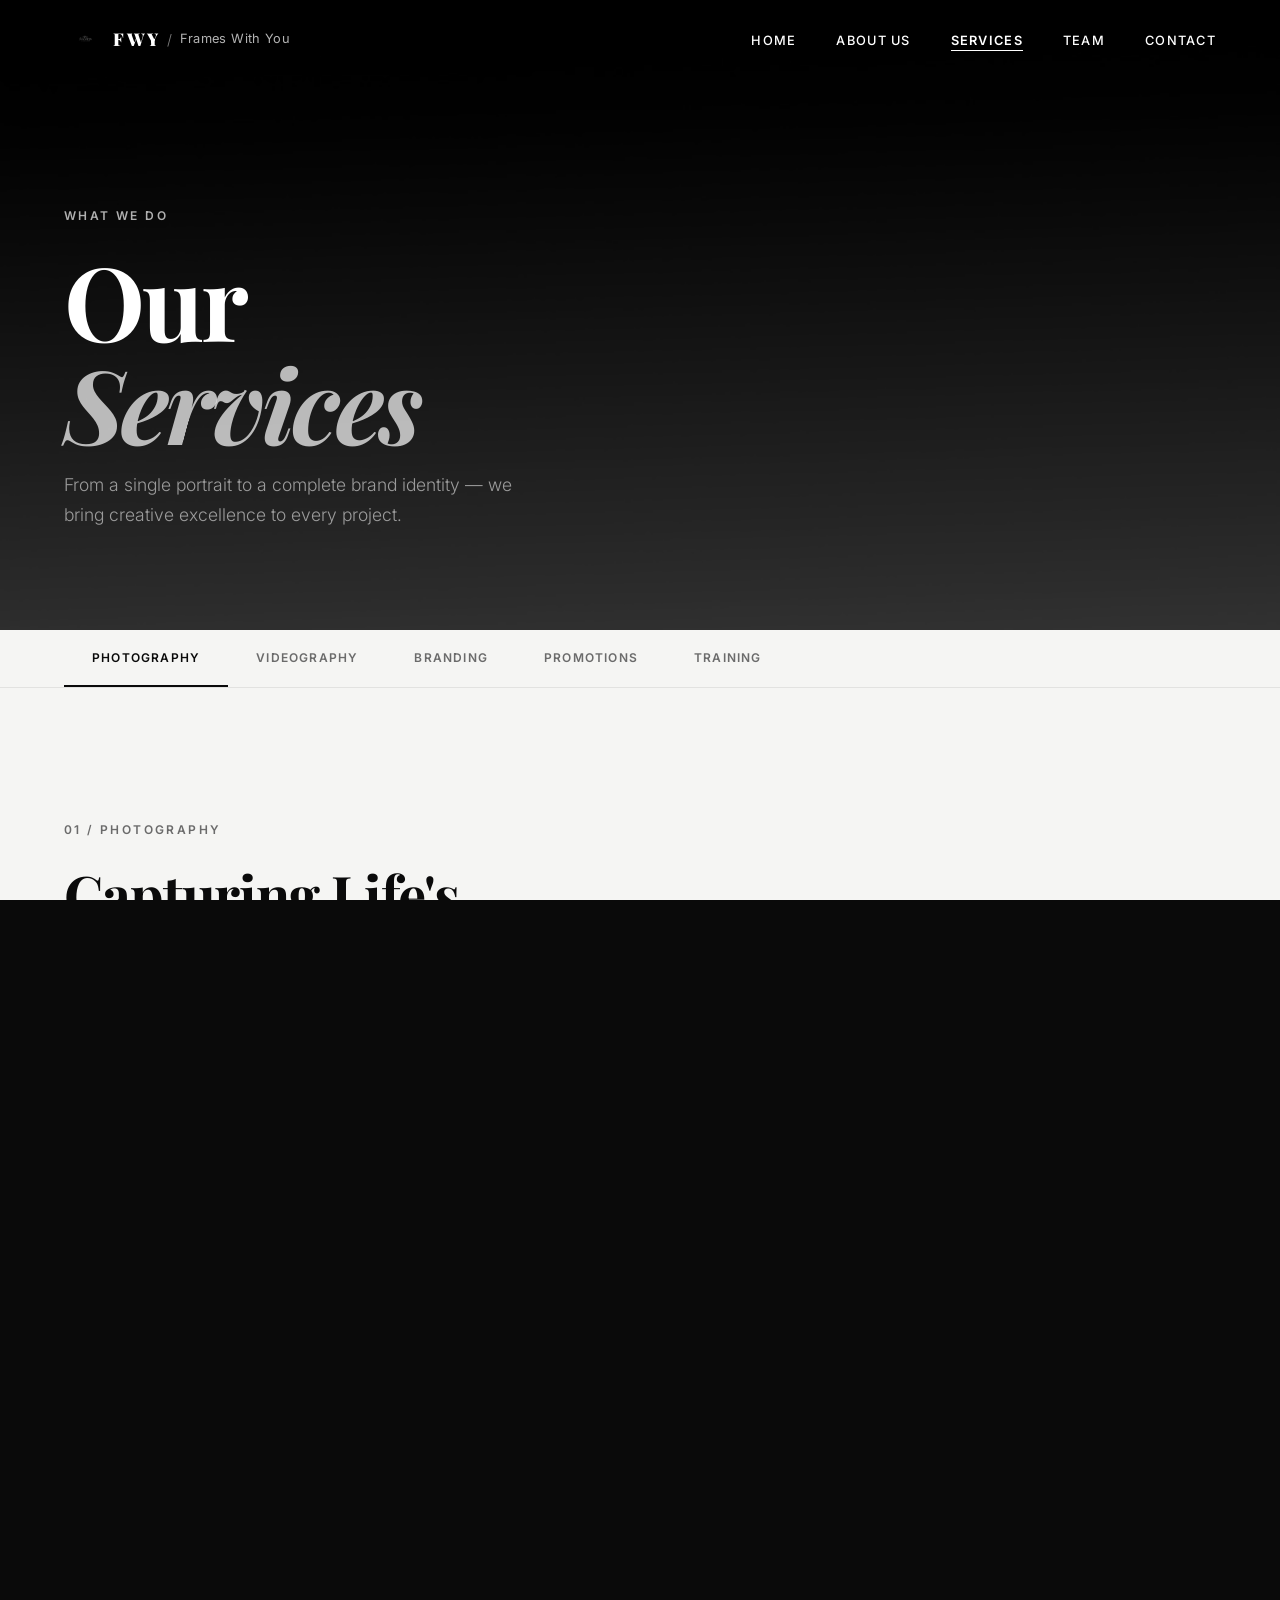
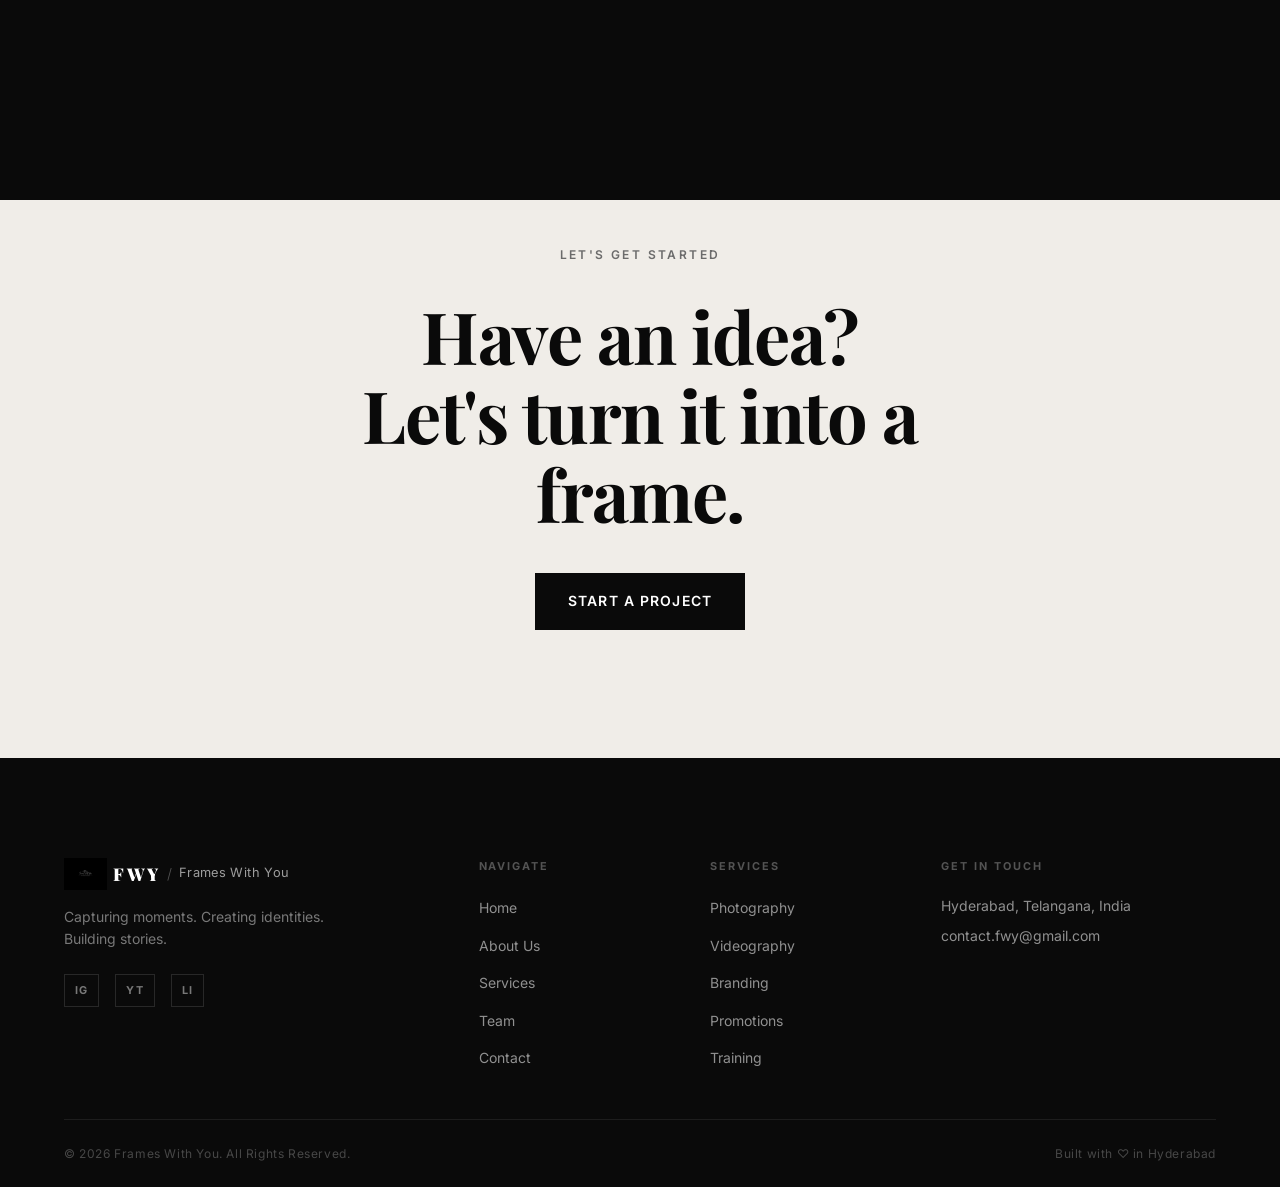
<file: services.html>
<!DOCTYPE html>
<html lang="en">

<head>
  <meta charset="UTF-8" />
  <meta name="viewport" content="width=device-width, initial-scale=1.0" />
  <meta name="description"
    content="FWY Services — Photography, Videography, Branding, Promotions & Training. Premium creative services in Hyderabad, Telangana." />
  <title>Services — Frames With You (FWY)</title>
  <link rel="preconnect" href="https://fonts.googleapis.com" />
  <link rel="preconnect" href="https://fonts.gstatic.com" crossorigin />
  <link
    href="https://fonts.googleapis.com/css2?family=Playfair+Display:ital,wght@0,400;0,600;0,700;0,900;1,400;1,600&family=Inter:wght@300;400;500;600&family=Bebas+Neue&display=swap"
    rel="stylesheet" />
  <link rel="stylesheet" href="css/styles.css" />
</head>

<body>

  <!-- Navigation -->
  <nav class="nav" id="nav">
    <div class="nav-container">
      <a href="index.html" class="nav-logo" aria-label="Frames With You Home">
        <img src="images/logo.png" alt="FWY Logo" class="logo-png" />
        <span class="logo-fwy">FWY</span>
        <span class="logo-divider">/</span>
        <span class="logo-full">Frames With You</span>
      </a>
      <ul class="nav-links" id="navLinks">
        <li><a href="index.html" class="nav-link">Home</a></li>
        <li><a href="about.html" class="nav-link">About Us</a></li>
        <li><a href="services.html" class="nav-link active" aria-current="page">Services</a></li>
        <li><a href="team.html" class="nav-link">Team</a></li>
        <li><a href="contact.html" class="nav-link">Contact</a></li>
      </ul>
      <button class="hamburger" id="hamburger" aria-label="Toggle mobile menu" aria-expanded="false">
        <span></span><span></span><span></span>
      </button>
    </div>
  </nav>
  <div class="mobile-menu" id="mobileMenu" aria-hidden="true">
    <ul class="mobile-links">
      <li><a href="index.html" class="mobile-link">Home</a></li>
      <li><a href="about.html" class="mobile-link">About Us</a></li>
      <li><a href="services.html" class="mobile-link active">Services</a></li>
      <li><a href="team.html" class="mobile-link">Team</a></li>
      <li><a href="contact.html" class="mobile-link">Contact</a></li>
    </ul>
    <div class="mobile-footer-social">
      <a href="#" aria-label="Instagram">IG</a>
      <a href="#" aria-label="YouTube">YT</a>
      <a href="#" aria-label="LinkedIn">LI</a>
    </div>
  </div>

  <!-- PAGE HERO -->
  <section class="page-hero" aria-label="Services page hero">
    <div class="page-hero-content reveal">
      <span class="section-label section-label-light">What We Do</span>
      <h1 class="page-hero-title">Our<br><em>Services</em></h1>
      <p class="page-hero-sub">From a single portrait to a complete brand identity — we bring creative excellence to
        every project.</p>
    </div>
    <div class="page-hero-bg" aria-hidden="true">
      <div class="page-hero-overlay"></div>
      <img src="images/about-hero.jpeg" alt="" role="presentation" />
    </div>
  </section>

  <!-- SERVICE TABS NAV -->
  <section class="service-tabs-nav" aria-label="Service navigation">
    <div class="container">
      <div class="service-tab-list reveal" role="tablist" aria-label="Services">
        <button class="service-tab active" id="tab-photography" role="tab" aria-selected="true"
          aria-controls="panel-photography" data-service="photography">Photography</button>
        <button class="service-tab" id="tab-videography" role="tab" aria-selected="false"
          aria-controls="panel-videography" data-service="videography">Videography</button>
        <button class="service-tab" id="tab-branding" role="tab" aria-selected="false" aria-controls="panel-branding"
          data-service="branding">Branding</button>
        <button class="service-tab" id="tab-promotions" role="tab" aria-selected="false"
          aria-controls="panel-promotions" data-service="promotions">Promotions</button>
        <button class="service-tab" id="tab-training" role="tab" aria-selected="false" aria-controls="panel-training"
          data-service="training">Training</button>
      </div>
    </div>
  </section>

  <!-- PHOTOGRAPHY -->
  <section class="service-panel active" id="photography" role="tabpanel" aria-labelledby="tab-photography">
    <div class="service-detail section">
      <div class="container">
        <div class="service-detail-grid">
          <div class="service-detail-text reveal">
            <span class="section-label">01 / Photography</span>
            <h2 class="section-title">Capturing Life's<br>Defining Moments</h2>
            <p>We approach every shoot with intentionality and artistry. Our photography services span events,
              portraits, products, and corporate needs — always with cinematic precision and emotional depth.</p>
            <ul class="service-offerings">
              <li><span>→</span> Event Photography</li>
              <li><span>→</span> Portrait Photography</li>
              <li><span>→</span> Product Photography</li>
              <li><span>→</span> Corporate Photography</li>
              <li><span>→</span> Creative Photography</li>
              <li><span>→</span> College & Institutional Events</li>
            </ul>
            <a href="contact.html?service=photography" class="btn btn-primary" id="photoEnquireBtn">Enquire Now</a>
          </div>
          <!-- <div class="service-detail-gallery reveal reveal-right">
            <div class="service-gallery-grid" id="photographyGallery">
              <div class="sg-item sg-item--large">
                <img src="images/photo-1.jpg" alt="Event photography by FWY" loading="lazy" />
                <div class="sg-label">Event Photography</div>
              </div>
              <div class="sg-item">
                <img src="images/photo-2.jpg" alt="Portrait photography by FWY" loading="lazy" />
                <div class="sg-label">Portrait</div>
              </div>
              <div class="sg-item">
                <img src="images/photo-3.jpg" alt="Product photography by FWY" loading="lazy" />
                <div class="sg-label">Product</div>
              </div>
              <div class="sg-item">
                <img src="images/photo-4.jpg" alt="Corporate photography by FWY" loading="lazy" />
                <div class="sg-label">Corporate</div>
              </div>
            </div>
          </div> -->
        </div>
      </div>
    </div>
  </section>

  <!-- VIDEOGRAPHY -->
  <section class="service-panel" id="videography" role="tabpanel" aria-labelledby="tab-videography">
    <div class="service-detail section">
      <div class="container">
        <div class="service-detail-grid">
          <div class="service-detail-text reveal">
            <span class="section-label">02 / Videography</span>
            <h2 class="section-title">Stories That<br>Move People</h2>
            <p>Video is the most powerful medium for storytelling. We create cinematic content that engages, inspires,
              and drives action — from event coverage to full brand film productions.</p>
            <ul class="service-offerings">
              <li><span>→</span> Event Videography</li>
              <li><span>→</span> Promotional Videos</li>
              <li><span>→</span> Brand Videos</li>
              <li><span>→</span> Short Films</li>
              <li><span>→</span> Social Media Videos</li>
              <li><span>→</span> Corporate Videos</li>
            </ul>
            <a href="contact.html?service=videography" class="btn btn-primary" id="videoEnquireBtn">Enquire Now</a>
          </div>
          <!-- <div class="service-detail-gallery reveal reveal-right">
            <div class="service-gallery-grid" id="videographyGallery">
              <div class="sg-item sg-item--large">
                <img src="images/video-1.jpg" alt="Event videography by FWY" loading="lazy" />
                <div class="sg-play-btn" aria-label="Play video preview">▶</div>
                <div class="sg-label">Event Film</div>
              </div>
              <div class="sg-item">
                <img src="images/video-2.jpg" alt="Brand video by FWY" loading="lazy" />
                <div class="sg-play-btn" aria-label="Play video preview">▶</div>
                <div class="sg-label">Brand Film</div>
              </div>
              <div class="sg-item">
                <img src="images/video-3.jpg" alt="Promotional video by FWY" loading="lazy" />
                <div class="sg-play-btn" aria-label="Play video preview">▶</div>
                <div class="sg-label">Promo Video</div>
              </div>
              <div class="sg-item">
                <img src="images/video-4.jpg" alt="Social media video by FWY" loading="lazy" />
                <div class="sg-play-btn" aria-label="Play video preview">▶</div>
                <div class="sg-label">Social Media</div>
              </div>
            </div>
          </div> -->
        </div>
      </div>
    </div>
  </section>

  <!-- BRANDING -->
  <section class="service-panel" id="branding" role="tabpanel" aria-labelledby="tab-branding">
    <div class="service-detail section">
      <div class="container">
        <div class="service-detail-grid">
          <div class="service-detail-text reveal">
            <span class="section-label">03 / Branding</span>
            <h2 class="section-title">Identities That<br>Leave a Mark</h2>
            <p>Your brand is more than a logo — it's a complete visual language. We craft identities that communicate
              your values, attract your audience, and stand out in every space they appear.</p>
            <ul class="service-offerings">
              <li><span>→</span> Logo Design</li>
              <li><span>→</span> Brand Identity Systems</li>
              <li><span>→</span> Visual Identity</li>
              <li><span>→</span> Social Media Branding</li>
              <li><span>→</span> Promotional Designs</li>
              <li><span>→</span> Marketing Creatives</li>
            </ul>
            <a href="contact.html?service=branding" class="btn btn-primary" id="brandEnquireBtn">Enquire Now</a>
          </div>
          <!-- <div class="service-detail-gallery reveal reveal-right">
            <div class="service-gallery-grid" id="brandingGallery">
              <div class="sg-item sg-item--large">
                <img src="images/brand-1.jpg" alt="Logo design by FWY" loading="lazy" />
                <div class="sg-label">Logo Design</div>
              </div>
              <div class="sg-item">
                <img src="images/brand-2.jpg" alt="Brand identity by FWY" loading="lazy" />
                <div class="sg-label">Brand System</div>
              </div>
              <div class="sg-item">
                <img src="images/brand-3.jpg" alt="Social media branding by FWY" loading="lazy" />
                <div class="sg-label">Social Branding</div>
              </div>
              <div class="sg-item">
                <img src="images/brand-4.jpg" alt="Marketing creatives by FWY" loading="lazy" />
                <div class="sg-label">Marketing</div>
              </div>
            </div>
          </div> -->
        </div>
      </div>
    </div>
  </section>

  <!-- PROMOTIONS -->
  <section class="service-panel" id="promotions" role="tabpanel" aria-labelledby="tab-promotions">
    <div class="service-detail section">
      <div class="container">
        <div class="service-detail-grid">
          <div class="service-detail-text reveal">
            <span class="section-label">04 / Promotions</span>
            <h2 class="section-title">Campaigns That<br>Drive Results</h2>
            <p>Impactful promotions require strategy and creativity working hand-in-hand. We design and execute
              campaigns that capture attention, engage audiences, and deliver measurable outcomes.</p>
            <ul class="service-offerings">
              <li><span>→</span> Event Promotions</li>
              <li><span>→</span> Social Media Campaigns</li>
              <li><span>→</span> Promotional Campaigns</li>
              <li><span>→</span> Digital Creatives</li>
              <li><span>→</span> College & Institutional Promotions</li>
              <li><span>→</span> Brand Promotion</li>
            </ul>
            <a href="contact.html?service=promotions" class="btn btn-primary" id="promoEnquireBtn">Enquire Now</a>
          </div>
          <!-- <div class="service-detail-gallery reveal reveal-right">
            <div class="service-gallery-grid" id="promotionsGallery">
              <div class="sg-item sg-item--large">
                <img src="images/promo-1.jpg" alt="Promotional campaign by FWY" loading="lazy" />
                <div class="sg-label">Campaign Design</div>
              </div>
              <div class="sg-item">
                <img src="images/promo-2.jpg" alt="Social media promotion by FWY" loading="lazy" />
                <div class="sg-label">Social Campaign</div>
              </div>
              <div class="sg-item">
                <img src="images/promo-3.jpg" alt="Digital creative by FWY" loading="lazy" />
                <div class="sg-label">Digital Creative</div>
              </div>
              <div class="sg-item">
                <img src="images/promo-4.jpg" alt="Event promotion by FWY" loading="lazy" />
                <div class="sg-label">Event Promo</div>
              </div>
            </div>
          </div> -->
        </div>
      </div>
    </div>
  </section>

  <!-- TRAINING -->
  <section class="service-panel" id="training" role="tabpanel" aria-labelledby="tab-training">
    <div class="service-detail section">
      <div class="container">
        <div class="service-detail-grid">
          <div class="service-detail-text reveal">
            <span class="section-label">05 / Training</span>
            <h2 class="section-title">Building the Next<br>Generation of Creators</h2>
            <p>Education is at the heart of FWY. We run workshops and training programs designed to give aspiring
              photographers, videographers, and designers practical skills, industry knowledge, and creative confidence.
            </p>
            <ul class="service-offerings">
              <li><span>→</span> Photography Training</li>
              <li><span>→</span> Videography Training</li>
              <li><span>→</span> Photo Editing</li>
              <li><span>→</span> Video Editing</li>
              <li><span>→</span> Branding Basics</li>
              <li><span>→</span> Creative Workshops</li>
            </ul>
            <a href="contact.html?service=training" class="btn btn-primary" id="trainEnquireBtn">Enquire Now</a>
          </div>
          <!-- <div class="service-detail-gallery reveal reveal-right">
            <div class="service-gallery-grid" id="trainingGallery">
              <div class="sg-item sg-item--large">
                <img src="images/training-1.jpg" alt="Photography workshop by FWY" loading="lazy" />
                <div class="sg-label">Photography Workshop</div>
              </div>
              <div class="sg-item">
                <img src="images/training-2.jpg" alt="Video editing training by FWY" loading="lazy" />
                <div class="sg-label">Video Editing</div>
              </div>
              <div class="sg-item">
                <img src="images/training-3.jpg" alt="Branding basics workshop by FWY" loading="lazy" />
                <div class="sg-label">Branding Basics</div>
              </div>
              <div class="sg-item">
                <img src="images/training-4.jpg" alt="Creative workshop by FWY" loading="lazy" />
                <div class="sg-label">Creative Workshop</div>
              </div>
            </div>
          </div> -->
        </div>
      </div>
    </div>
  </section>

  <!-- CLOSING CTA -->
  <section class="closing-cta section" aria-label="Call to action">
    <div class="container">
      <div class="cta-inner reveal">
        <span class="section-label">Let's Get Started</span>
        <h2 class="cta-headline">Have an idea?<br>Let's turn it into a frame.</h2>
        <a href="contact.html" class="btn btn-primary" id="servicesCtaBtn">Start a Project</a>
      </div>
    </div>
  </section>

  <!-- FOOTER -->
  <footer class="footer" role="contentinfo">
    <div class="container">
      <div class="footer-grid">
        <div class="footer-brand">
          <div class="footer-logo">
            <img src="images/logo.png" alt="FWY Logo" class="logo-png" />
            <span class="logo-fwy">FWY</span>
            <span class="logo-divider">/</span>
            <span class="logo-full">Frames With You</span>
          </div>
          <p class="footer-tagline">Capturing moments. Creating identities. Building stories.</p>
          <div class="footer-social">
            <a href="https://www.instagram.com/_fw.y_?stkn=MXZtcmMzNW5sb3BuMg==" class="social-link"
              aria-label="Follow FWY on Instagram" id="footerInstagram">IG</a>
            <a href="https://www.youtube.com/@frameswithyou" class="social-link"
              aria-label="Subscribe to FWY on YouTube" id="footerYoutube">YT</a>
            <a href="#" class="social-link" aria-label="Connect with FWY on LinkedIn" id="footerLinkedin">LI</a>
          </div>
        </div>
        <div class="footer-nav">
          <h4 class="footer-nav-title">Navigate</h4>
          <ul>
            <li><a href="index.html">Home</a></li>
            <li><a href="about.html">About Us</a></li>
            <li><a href="services.html">Services</a></li>
            <li><a href="team.html">Team</a></li>
            <li><a href="contact.html">Contact</a></li>
          </ul>
        </div>
        <div class="footer-nav">
          <h4 class="footer-nav-title">Services</h4>
          <ul>
            <li><a href="services.html#photography">Photography</a></li>
            <li><a href="services.html#videography">Videography</a></li>
            <li><a href="services.html#branding">Branding</a></li>
            <li><a href="services.html#promotions">Promotions</a></li>
            <li><a href="services.html#training">Training</a></li>
          </ul>
        </div>
        <div class="footer-contact">
          <h4 class="footer-nav-title">Get in Touch</h4>
          <p>Hyderabad, Telangana, India</p>
          <a href="mailto:contact.fwy@gmail.com">contact.fwy@gmail.com</a>
        </div>
      </div>
      <div class="footer-bottom">
        <p>© 2026 Frames With You. All Rights Reserved.</p>
        <p>Built with <span aria-label="love">♡</span> in Hyderabad</p>
      </div>
    </div>
  </footer>

  <script src="js/main.js"></script>
</body>

</html>
</file>
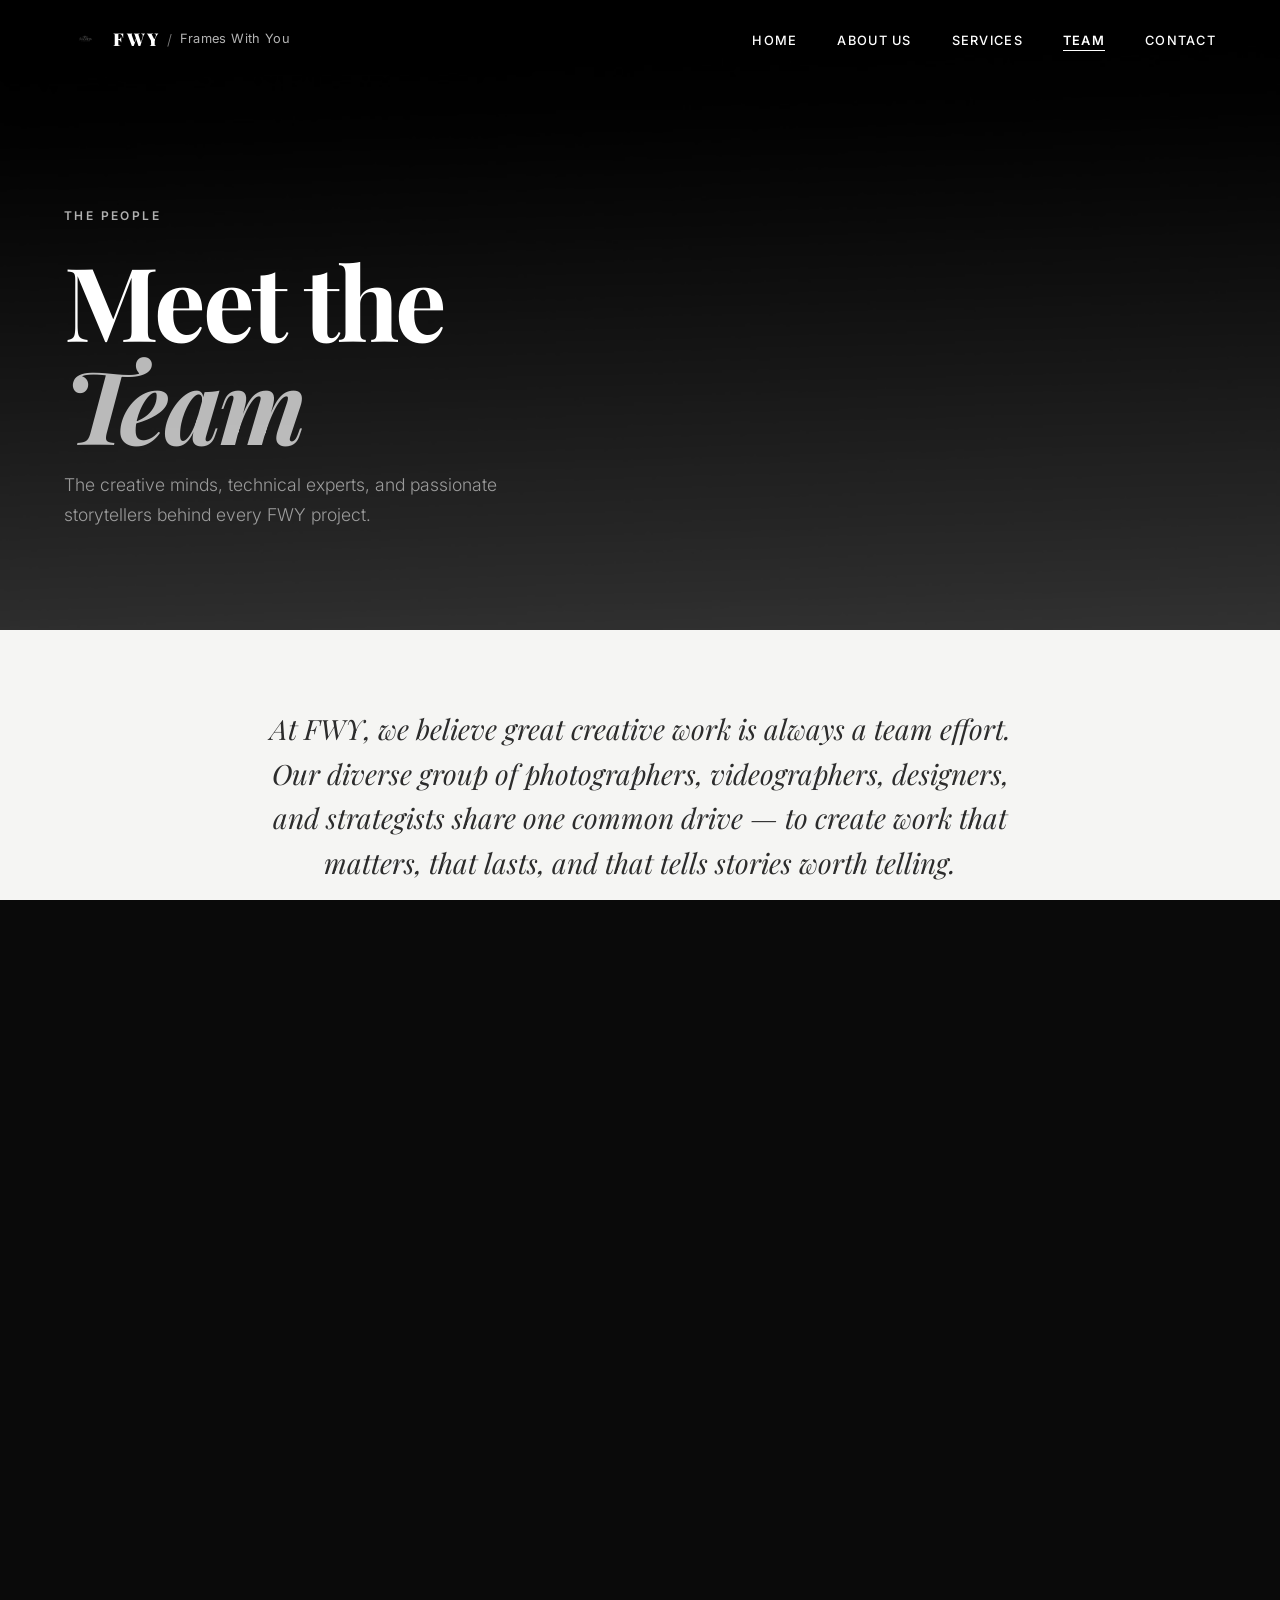
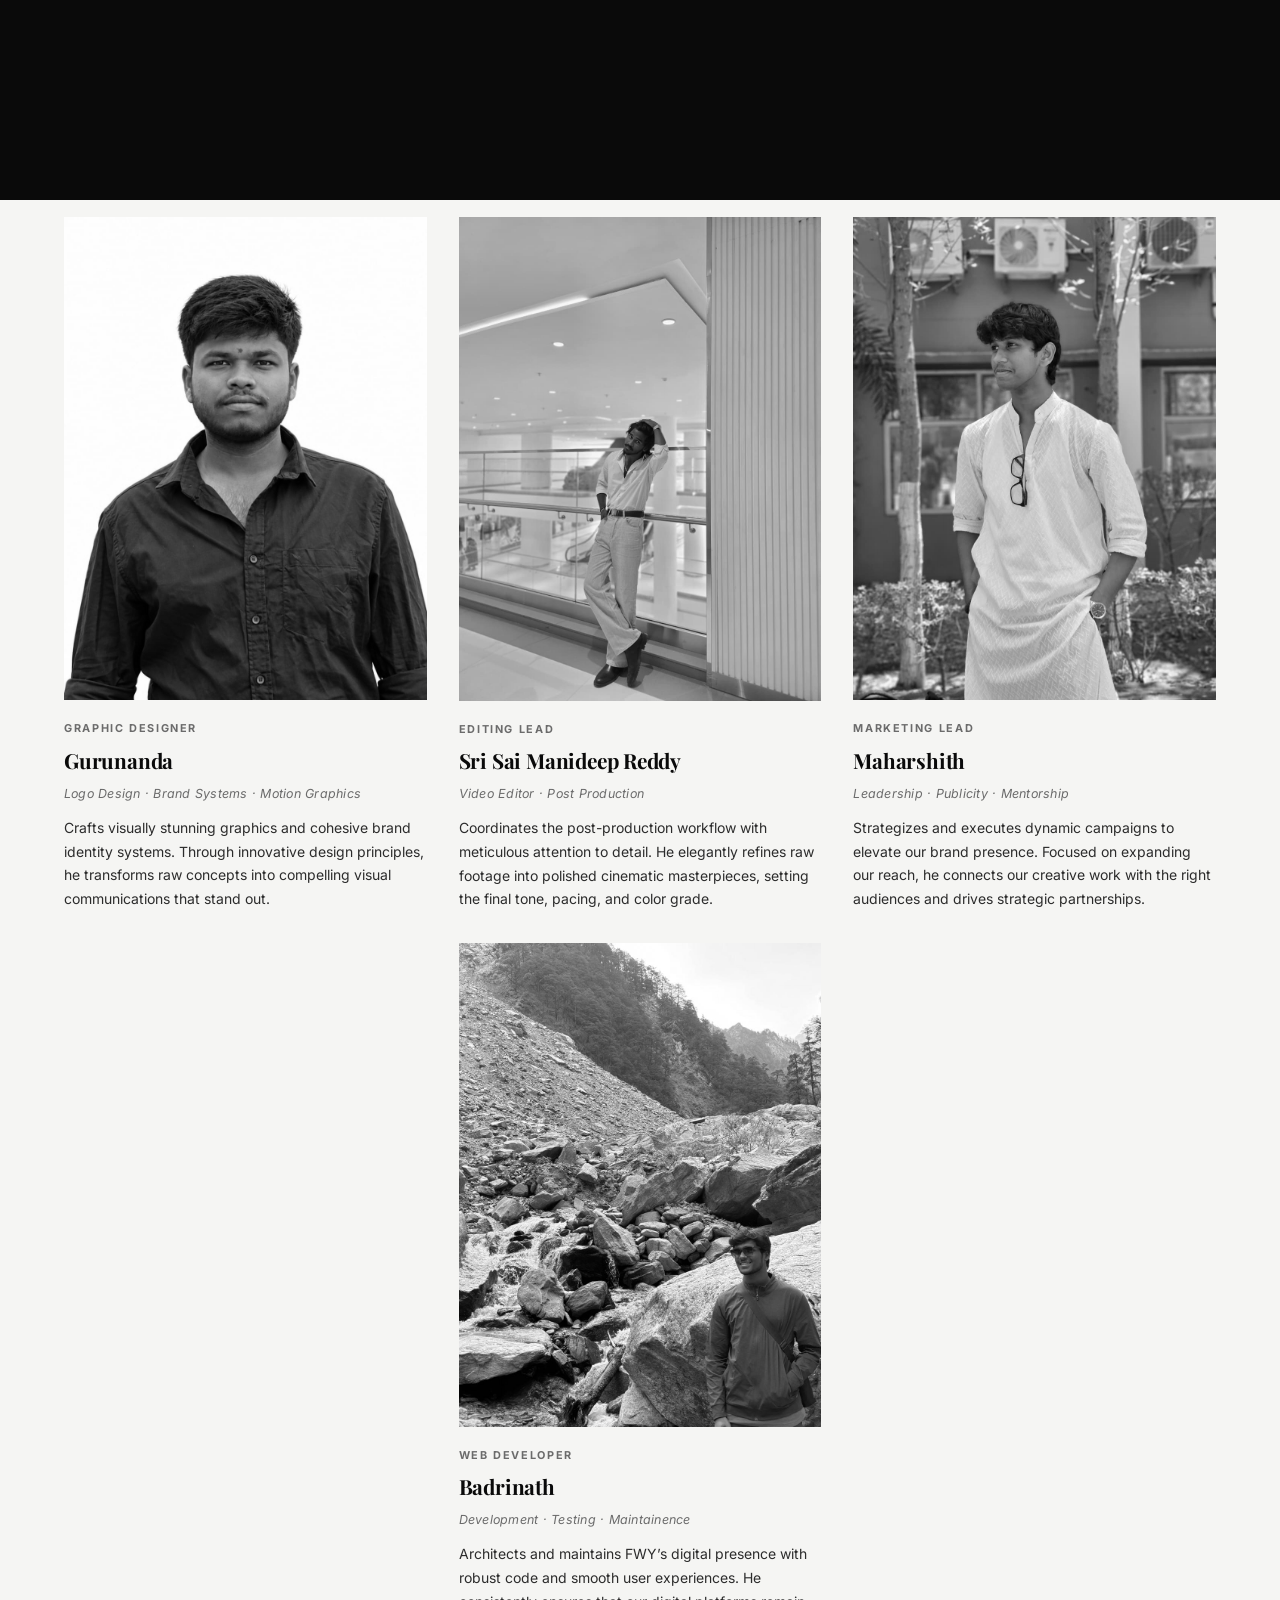
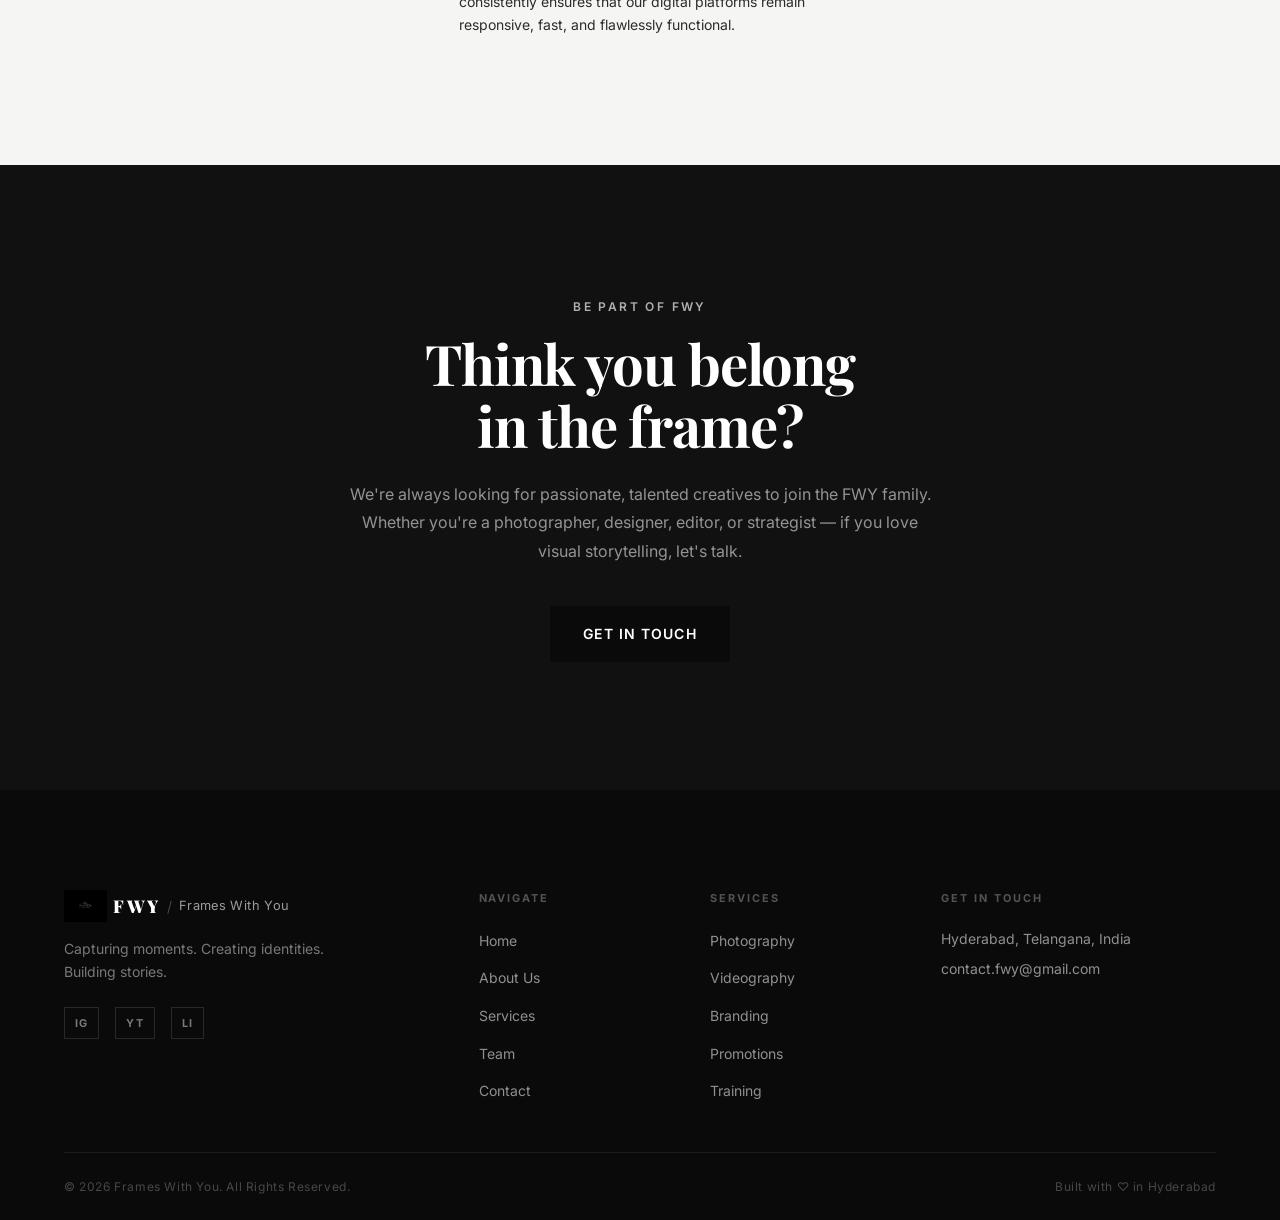
<file: team.html>
<!DOCTYPE html>
<html lang="en">

<head>
  <meta charset="UTF-8" />
  <meta name="viewport" content="width=device-width, initial-scale=1.0" />
  <meta name="description"
    content="Meet the team behind Frames With You (FWY) — the creative professionals powering every photography, branding, and videography project." />
  <title>Our Team — Frames With You (FWY)</title>
  <link rel="preconnect" href="https://fonts.googleapis.com" />
  <link rel="preconnect" href="https://fonts.gstatic.com" crossorigin />
  <link
    href="https://fonts.googleapis.com/css2?family=Playfair+Display:ital,wght@0,400;0,600;0,700;0,900;1,400;1,600&family=Inter:wght@300;400;500;600&family=Bebas+Neue&display=swap"
    rel="stylesheet" />
  <link rel="stylesheet" href="css/styles.css" />
</head>

<body>

  <!-- Navigation -->
  <nav class="nav" id="nav">
    <div class="nav-container">
      <a href="index.html" class="nav-logo" aria-label="Frames With You Home">
        <img src="images/logo.png" alt="FWY Logo" class="logo-png" />
        <span class="logo-fwy">FWY</span>
        <span class="logo-divider">/</span>
        <span class="logo-full">Frames With You</span>
      </a>
      <ul class="nav-links" id="navLinks">
        <li><a href="index.html" class="nav-link">Home</a></li>
        <li><a href="about.html" class="nav-link">About Us</a></li>
        <li><a href="services.html" class="nav-link">Services</a></li>
        <li><a href="team.html" class="nav-link active" aria-current="page">Team</a></li>
        <li><a href="contact.html" class="nav-link">Contact</a></li>
      </ul>
      <button class="hamburger" id="hamburger" aria-label="Toggle mobile menu" aria-expanded="false">
        <span></span><span></span><span></span>
      </button>
    </div>
  </nav>
  <div class="mobile-menu" id="mobileMenu" aria-hidden="true">
    <ul class="mobile-links">
      <li><a href="index.html" class="mobile-link">Home</a></li>
      <li><a href="about.html" class="mobile-link">About Us</a></li>
      <li><a href="services.html" class="mobile-link">Services</a></li>
      <li><a href="team.html" class="mobile-link active">Team</a></li>
      <li><a href="contact.html" class="mobile-link">Contact</a></li>
    </ul>
    <div class="mobile-footer-social">
      <a href="#" aria-label="Instagram">IG</a>
      <a href="#" aria-label="YouTube">YT</a>
      <a href="#" aria-label="LinkedIn">LI</a>
    </div>
  </div>

  <!-- PAGE HERO -->
  <section class="page-hero" aria-label="Team page hero">
    <div class="page-hero-content reveal">
      <span class="section-label section-label-light">The People</span>
      <h1 class="page-hero-title">Meet the<br><em>Team</em></h1>
      <p class="page-hero-sub">The creative minds, technical experts, and passionate storytellers behind every FWY
        project.</p>
    </div>
    <div class="page-hero-bg" aria-hidden="true">
      <div class="page-hero-overlay"></div>
      <img src="images/about-hero.jpeg" alt="" role="presentation" />
    </div>
  </section>

  <!-- TEAM INTRO -->
  <section class="team-intro section" aria-label="Team introduction">
    <div class="container">
      <div class="team-intro-content reveal">
        <p class="team-intro-text">
          At FWY, we believe great creative work is always a team effort. Our diverse group of photographers,
          videographers, designers, and strategists share one common drive — to create work that matters, that lasts,
          and that tells stories worth telling.
        </p>
      </div>
    </div>
  </section>

  <!-- TEAM GRID -->
  <section class="team-grid-section section" aria-label="Team members">
    <div class="container">
      <div class="team-grid" id="teamGrid">

        <!-- Team Member 1: Founder -->
        <article class="team-card reveal" id="member-1">
          <div class="team-card-img">
            <img src="images/founder.jpeg" alt="Founder of FWY — Creative Director portrait" loading="lazy" />
            <div class="team-card-social">
              <a href="#" class="team-social-link" aria-label="Instagram profile">IG</a>
              <a href="#" class="team-social-link" aria-label="LinkedIn profile">LI</a>
            </div>
          </div>
          <div class="team-card-info">
            <div class="team-card-role">Founder</div>
            <h3 class="team-card-name">Devendra Dhoni</h3>
            <p class="team-card-expertise">Photography · Brand Strategy · Creative Direction</p>
            <p class="team-card-bio">Masterminds the creative direction and overarching brand strategy at FWY. With a
              visionary approach, he drives the studio's growth and ensures every project reflects our core standard of
              excellence.</p>
          </div>
        </article>

        <!-- Team Member 2: Lead Photographer -->
        <article class="team-card reveal" id="member-2">
          <div class="team-card-img">
            <img src="images/photo-lead.jpeg" alt="Lead Photographer at FWY — portrait" loading="lazy" />
            <div class="team-card-social">
              <a href="#" class="team-social-link" aria-label="Instagram profile">IG</a>
              <a href="#" class="team-social-link" aria-label="Portfolio">◎</a>
            </div>
          </div>
          <div class="team-card-info">
            <div class="team-card-role">Lead Photographer</div>
            <h3 class="team-card-name">Arvind Krishna</h3>
            <p class="team-card-expertise">Event Photography · Portraits · Product Photography</p>
            <p class="team-card-bio">Captures the essence of every subject through the lens. Expertly framing moments
              and raw emotions, he specializes in evocative portraits, product shoots, and stunning event photography.
            </p>
          </div>
        </article>

        <!-- Team Member 3: Videographer -->
        <article class="team-card reveal" id="member-3">
          <div class="team-card-img">
            <img src="images/video-lead.jpeg" alt="Lead Videographer at FWY — portrait" loading="lazy" />
            <div class="team-card-social">
              <a href="#" class="team-social-link" aria-label="YouTube channel">YT</a>
              <a href="#" class="team-social-link" aria-label="LinkedIn profile">LI</a>
            </div>
          </div>
          <div class="team-card-info">
            <div class="team-card-role">Lead Videographer</div>
            <h3 class="team-card-name">Abhilash Reddy</h3>
            <p class="team-card-expertise">Cinematic Video · Brand Films · Content Creator</p>
            <p class="team-card-bio">Directs and films compelling visual stories that captivate audiences. Leveraging
              his deep expertise in cinematography, he produces high-quality brand films and highly engaging video
              content.</p>
          </div>
        </article>

        <!-- Team Member 4: Brand Designer -->
        <article class="team-card reveal" id="member-4">
          <div class="team-card-img">
            <img src="images/graphic-lead.jpeg" alt="Brand Designer at FWY — portrait" loading="lazy" />
            <div class="team-card-social">
              <a href="#" class="team-social-link" aria-label="Behance portfolio">BE</a>
              <a href="#" class="team-social-link" aria-label="LinkedIn profile">LI</a>
            </div>
          </div>
          <div class="team-card-info">
            <div class="team-card-role">Graphic Designer</div>
            <h3 class="team-card-name">Gurunanda</h3>
            <p class="team-card-expertise">Logo Design · Brand Systems · Motion Graphics</p>
            <p class="team-card-bio">Crafts visually stunning graphics and cohesive brand identity systems. Through
              innovative design principles, he transforms raw concepts into compelling visual communications that stand
              out.</p>
          </div>
        </article>

        <!-- Team Member 5: Social Media & Promotions -->
        <article class="team-card reveal" id="member-5">
          <div class="team-card-img">
            <img src="images/editing-lead.jpeg" alt="Social Media Strategist at FWY — portrait" loading="lazy" />
            <div class="team-card-social">
              <a href="#" class="team-social-link" aria-label="Instagram profile">IG</a>
              <a href="#" class="team-social-link" aria-label="LinkedIn profile">LI</a>
            </div>
          </div>
          <div class="team-card-info">
            <div class="team-card-role">Editing Lead</div>
            <h3 class="team-card-name">Sri Sai Manideep Reddy</h3>
            <p class="team-card-expertise">Video Editor · Post Production</p>
            <p class="team-card-bio">Coordinates the post-production workflow with meticulous attention to detail. He
              elegantly refines raw footage into polished cinematic masterpieces, setting the final tone, pacing, and
              color grade.</p>
          </div>
        </article>

        <!-- Team Member 6: Training Lead -->
        <article class="team-card reveal" id="member-6">
          <div class="team-card-img">
            <img src="images/marketing-lead.jpeg" alt="Training Lead at FWY — portrait" loading="lazy" />
            <div class="team-card-social">
              <a href="#" class="team-social-link" aria-label="YouTube channel">YT</a>
              <a href="#" class="team-social-link" aria-label="Instagram profile">IG</a>
            </div>
          </div>
          <div class="team-card-info">
            <div class="team-card-role">Marketing Lead</div>
            <h3 class="team-card-name">Maharshith</h3>
            <p class="team-card-expertise">Leadership · Publicity · Mentorship</p>
            <p class="team-card-bio">Strategizes and executes dynamic campaigns to elevate our brand presence. Focused
              on expanding our reach, he connects our creative work with the right audiences and drives strategic
              partnerships.</p>
          </div>
        </article>

        <!-- Team Member 7: Web developer -->
        <article class="team-card reveal" id="member-7">
          <div class="team-card-img">
            <img src="images/tech-lead.jpeg" alt="Web Developer at FWY — portrait" loading="lazy" />
            <div class="team-card-social">
              <a href="#" class="team-social-link" aria-label="LinkedIn profile">LI</a>
              <a href="#" class="team-social-link" aria-label="Instagram profile">IG</a>
            </div>
          </div>
          <div class="team-card-info">
            <div class="team-card-role">Web Developer</div>
            <h3 class="team-card-name">Badrinath</h3>
            <p class="team-card-expertise">Development · Testing · Maintainence</p>
            <p class="team-card-bio">Architects and maintains FWY’s digital presence with robust code and smooth user
              experiences. He consistently ensures that our digital platforms remain responsive, fast, and flawlessly
              functional.</p>
          </div>
        </article>

      </div>
    </div>
  </section>

  <!-- JOIN THE TEAM -->
  <section class="join-team section section-dark" aria-label="Join FWY team">
    <div class="container">
      <div class="join-team-inner reveal">
        <span class="section-label section-label-light">Be Part of FWY</span>
        <h2 class="section-title">Think you belong<br>in the frame?</h2>
        <p>We're always looking for passionate, talented creatives to join the FWY family. Whether you're a
          photographer, designer, editor, or strategist — if you love visual storytelling, let's talk.</p>
        <a href="contact.html?subject=join" class="btn btn-primary" id="joinTeamBtn">Get in Touch</a>
      </div>
    </div>
  </section>

  <!-- FOOTER -->
  <footer class="footer" role="contentinfo">
    <div class="container">
      <div class="footer-grid">
        <div class="footer-brand">
          <div class="footer-logo">
            <img src="images/logo.png" alt="FWY Logo" class="logo-png" />
            <span class="logo-fwy">FWY</span>
            <span class="logo-divider">/</span>
            <span class="logo-full">Frames With You</span>
          </div>
          <p class="footer-tagline">Capturing moments. Creating identities. Building stories.</p>
          <div class="footer-social">
            <a href="https://www.instagram.com/_fw.y_?stkn=MXZtcmMzNW5sb3BuMg==" class="social-link"
              aria-label="Follow FWY on Instagram" id="footerInstagram">IG</a>
            <a href="https://www.youtube.com/@frameswithyou" class="social-link"
              aria-label="Subscribe to FWY on YouTube" id="footerYoutube">YT</a>
            <a href="#" class="social-link" aria-label="Connect with FWY on LinkedIn" id="footerLinkedin">LI</a>
          </div>
        </div>
        <div class="footer-nav">
          <h4 class="footer-nav-title">Navigate</h4>
          <ul>
            <li><a href="index.html">Home</a></li>
            <li><a href="about.html">About Us</a></li>
            <li><a href="services.html">Services</a></li>
            <li><a href="team.html">Team</a></li>
            <li><a href="contact.html">Contact</a></li>
          </ul>
        </div>
        <div class="footer-nav">
          <h4 class="footer-nav-title">Services</h4>
          <ul>
            <li><a href="services.html#photography">Photography</a></li>
            <li><a href="services.html#videography">Videography</a></li>
            <li><a href="services.html#branding">Branding</a></li>
            <li><a href="services.html#promotions">Promotions</a></li>
            <li><a href="services.html#training">Training</a></li>
          </ul>
        </div>
        <div class="footer-contact">
          <h4 class="footer-nav-title">Get in Touch</h4>
          <p>Hyderabad, Telangana, India</p>
          <a href="mailto:contact.fwy@gmail.com">contact.fwy@gmail.com</a>
        </div>
      </div>
      <div class="footer-bottom">
        <p>© 2026 Frames With You. All Rights Reserved.</p>
        <p>Built with <span aria-label="love">♡</span> in Hyderabad</p>
      </div>
    </div>
  </footer>

  <script src="js/main.js"></script>
</body>

</html>
</file>
<file: css/styles.css>
/* ============================================================
   FWY — Frames With You
   Global Stylesheet — Black & White Premium Creative Studio
   ============================================================ */

/* ---------- RESET & BASE ---------- */
*,
*::before,
*::after {
  box-sizing: border-box;
  margin: 0;
  padding: 0;
}

html {
  font-size: 16px;
  scroll-behavior: smooth;
  -webkit-font-smoothing: antialiased;
  -moz-osx-font-smoothing: grayscale;
}

body {
  font-family: 'Inter', system-ui, sans-serif;
  font-weight: 400;
  color: #0a0a0a;
  background-color: #f5f5f3;
  overflow-x: hidden;
  line-height: 1.6;
}

img {
  display: block;
  max-width: 100%;
  height: 100%;
  object-fit: cover;
}

a {
  color: inherit;
  text-decoration: none;
  transition: opacity 0.25s ease;
}

ul {
  list-style: none;
}

button {
  cursor: pointer;
  font-family: inherit;
  border: none;
  background: none;
}

/* ---------- CSS CUSTOM PROPERTIES ---------- */
:root {
  --black: #0a0a0a;
  --black-soft: #111111;
  --black-mid: #1a1a1a;
  --grey-dark: #2c2c2c;
  --grey-mid: #6b6b6b;
  --grey-light: #b0b0b0;
  --off-white: #f5f5f3;
  --white: #ffffff;
  --cream: #f0ede8;

  --font-display: 'Playfair Display', Georgia, serif;
  --font-body: 'Inter', system-ui, sans-serif;
  --font-hero: 'Bebas Neue', sans-serif;

  --nav-h: 80px;
  --section-pad: clamp(80px, 10vw, 140px);
  --container-max: 1320px;
  --container-pad: clamp(20px, 5vw, 80px);

  --ease-out: cubic-bezier(0.16, 1, 0.3, 1);
  --ease-in-out: cubic-bezier(0.45, 0, 0.55, 1);
  --duration-fast: 0.25s;
  --duration-med: 0.5s;
  --duration-slow: 0.8s;
}

/* ---------- SCROLLBAR ---------- */
::-webkit-scrollbar {
  width: 6px;
}

::-webkit-scrollbar-track {
  background: var(--off-white);
}

::-webkit-scrollbar-thumb {
  background: var(--grey-mid);
  border-radius: 3px;
}

/* ---------- SELECTION ---------- */
::selection {
  background: var(--black);
  color: var(--white);
}

/* ---------- CONTAINER ---------- */
.container {
  max-width: var(--container-max);
  margin: 0 auto;
  padding: 0 var(--container-pad);
}

/* ---------- SECTION ---------- */
.section {
  padding: var(--section-pad) 0;
}

.section-dark {
  background: var(--black-soft);
  color: var(--white);
}

/* ---------- TYPOGRAPHY ---------- */
.section-label {
  display: inline-block;
  font-size: 0.75rem;
  font-weight: 600;
  letter-spacing: 0.2em;
  text-transform: uppercase;
  color: var(--grey-mid);
  margin-bottom: 1rem;
}

.section-label-light {
  color: var(--grey-light);
}

.section-title {
  font-family: var(--font-display);
  font-size: clamp(2rem, 5vw, 3.5rem);
  font-weight: 700;
  line-height: 1.1;
  letter-spacing: -0.02em;
  margin-bottom: 1.5rem;
}

.section-subtitle {
  font-size: 1.05rem;
  color: var(--grey-mid);
  max-width: 580px;
  line-height: 1.7;
}

.section-header {
  margin-bottom: clamp(48px, 6vw, 80px);
}

/* ---------- SCROLL REVEAL ANIMATIONS ---------- */
.reveal {
  opacity: 0;
  transform: translateY(40px);
  transition: opacity 0.9s var(--ease-out), transform 0.9s var(--ease-out);
}

.reveal.reveal-right {
  transform: translateX(40px);
}

.reveal.revealed {
  opacity: 1;
  transform: translate(0, 0);
}

/* ---------- BUTTONS ---------- */
.btn {
  display: inline-flex;
  align-items: center;
  gap: 0.5rem;
  font-family: var(--font-body);
  font-size: 0.875rem;
  font-weight: 600;
  letter-spacing: 0.08em;
  text-transform: uppercase;
  padding: 1rem 2rem;
  border: 1.5px solid transparent;
  border-radius: 0;
  position: relative;
  overflow: hidden;
  transition: all 0.3s var(--ease-out);
  cursor: pointer;
}

.btn::after {
  content: '';
  position: absolute;
  inset: 0;
  background: currentColor;
  opacity: 0;
  transition: opacity 0.3s ease;
  mix-blend-mode: difference;
}

.btn-primary {
  background: var(--black);
  color: var(--white);
  border-color: var(--black);
}

.btn-primary:hover {
  background: var(--grey-dark);
  border-color: var(--grey-dark);
  transform: translateY(-2px);
  box-shadow: 0 8px 30px rgba(0, 0, 0, 0.2);
}

.btn-outline {
  background: transparent;
  color: var(--black);
  border-color: var(--black);
}

.btn-outline:hover {
  background: var(--black);
  color: var(--white);
  transform: translateY(-2px);
}

.section-dark .btn-outline {
  color: var(--white);
  border-color: var(--white);
}

.section-dark .btn-outline:hover {
  background: var(--white);
  color: var(--black);
}

.btn-sm {
  padding: 0.6rem 1.2rem;
  font-size: 0.75rem;
}

.btn-full {
  width: 100%;
  justify-content: center;
}

/* Loading state */
.btn-loading {
  display: none;
}

.btn.loading .btn-text {
  display: none;
}

.btn.loading .btn-loading {
  display: inline;
}

/* ---------- LINK ARROW ---------- */
.link-arrow {
  display: inline-flex;
  align-items: center;
  gap: 0.5rem;
  font-size: 0.9rem;
  font-weight: 600;
  letter-spacing: 0.05em;
  border-bottom: 1px solid var(--black);
  padding-bottom: 2px;
  transition: gap 0.3s ease, opacity 0.3s ease;
}

.link-arrow:hover {
  gap: 1rem;
  opacity: 0.7;
}

/* ============================================================
   NAVIGATION
   ============================================================ */
.nav {
  position: fixed;
  top: 0;
  left: 0;
  right: 0;
  z-index: 1000;
  height: var(--nav-h);
  transition: background 0.4s ease, backdrop-filter 0.4s ease, border-color 0.4s ease;
  border-bottom: 1px solid transparent;
}

.nav.scrolled {
  background: rgba(245, 245, 243, 0.92);
  backdrop-filter: blur(16px);
  -webkit-backdrop-filter: blur(16px);
  border-bottom-color: rgba(0, 0, 0, 0.08);
}

.nav-container {
  display: flex;
  align-items: center;
  justify-content: space-between;
  height: 100%;
  padding: 0 var(--container-pad);
  max-width: var(--container-max);
  margin: 0 auto;
}

.nav-logo {
  display: flex;
  align-items: center;
  gap: 0.4rem;
  font-size: 0.9rem;
  font-weight: 600;
  letter-spacing: 0.05em;
  text-decoration: none;
  color: var(--black);
  transition: opacity 0.3s ease;
}

.nav-logo:hover {
  opacity: 0.7;
}

.logo-png,
.logo-jpeg {
  height: 32px;
  width: auto;
  object-fit: contain;
  filter: brightness(0);
  transition: filter 0.3s ease;
}

.logo-fwy {
  font-family: var(--font-display);
  font-weight: 900;
  font-size: 1.1rem;
  letter-spacing: 0.15em;
}

.logo-divider {
  color: var(--grey-mid);
  font-weight: 300;
}

.logo-full {
  font-weight: 400;
  color: var(--grey-dark);
  font-size: 0.8rem;
  letter-spacing: 0.03em;
}

@media (max-width: 640px) {
  .logo-full {
    display: none;
  }

  .logo-divider {
    display: none;
  }
}

.nav-links {
  display: flex;
  align-items: center;
  gap: 2.5rem;
}

.nav-link {
  font-size: 0.8rem;
  font-weight: 500;
  letter-spacing: 0.1em;
  text-transform: uppercase;
  color: var(--black);
  position: relative;
  padding-bottom: 3px;
  transition: opacity 0.3s ease;
}

.nav-link::after {
  content: '';
  position: absolute;
  bottom: 0;
  left: 0;
  width: 0;
  height: 1px;
  background: var(--black);
  transition: width 0.3s var(--ease-out);
}

.nav-link:hover::after,
.nav-link.active::after {
  width: 100%;
}

.nav-link.active {
  font-weight: 600;
}

/* On hero: white nav */
.nav-white .logo-png,
.nav-white .logo-jpeg,
.footer-logo .logo-png,
.footer-logo .logo-jpeg {
  filter: none;
}

.nav-white .nav-logo,
.nav-white .nav-link {
  color: var(--white);
}

.nav-white .logo-divider {
  color: rgba(255, 255, 255, 0.5);
}

.nav-white .logo-full {
  color: rgba(255, 255, 255, 0.7);
}

.nav-white .nav-link::after {
  background: var(--white);
}

.nav-white .hamburger span {
  background: var(--white);
}

/* Force original colors when scrolled (overriding nav-white) */
.nav.scrolled .logo-png,
.nav.scrolled .logo-jpeg {
  filter: brightness(0);
}

.nav.scrolled .nav-logo,
.nav.scrolled .nav-link {
  color: var(--black);
}

.nav.scrolled .logo-divider {
  color: var(--grey-mid);
}

.nav.scrolled .logo-full {
  color: var(--grey-dark);
}

.nav.scrolled .nav-link::after {
  background: var(--black);
}

.nav.scrolled .hamburger span {
  background: var(--black);
}

/* ---------- HAMBURGER ---------- */
.hamburger {
  display: none;
  flex-direction: column;
  gap: 5px;
  width: 28px;
  padding: 4px 0;
  background: none;
  border: none;
  cursor: pointer;
  z-index: 1001;
}

.hamburger span {
  display: block;
  height: 1.5px;
  background: var(--black);
  transition: all 0.35s var(--ease-out);
  transform-origin: center;
}

.hamburger.open span:nth-child(1) {
  transform: translateY(6.5px) rotate(45deg);
}

.hamburger.open span:nth-child(2) {
  opacity: 0;
  transform: scaleX(0);
}

.hamburger.open span:nth-child(3) {
  transform: translateY(-6.5px) rotate(-45deg);
}

/* ---------- MOBILE MENU ---------- */
.mobile-menu {
  position: fixed;
  top: 0;
  left: 0;
  right: 0;
  bottom: 0;
  background: var(--black);
  z-index: 999;
  display: flex;
  flex-direction: column;
  align-items: center;
  justify-content: center;
  gap: 2rem;
  transform: translateX(100%);
  transition: transform 0.5s var(--ease-out);
  visibility: hidden;
}

.mobile-menu.open {
  transform: translateX(0);
  visibility: visible;
}

.mobile-links {
  display: flex;
  flex-direction: column;
  align-items: center;
  gap: 2rem;
  text-align: center;
}

.mobile-link {
  font-family: var(--font-display);
  font-size: clamp(2rem, 8vw, 3rem);
  font-weight: 700;
  color: var(--white);
  letter-spacing: -0.02em;
  transition: opacity 0.3s ease;
}

.mobile-link:hover,
.mobile-link.active {
  opacity: 0.5;
}

.mobile-footer-social {
  display: flex;
  gap: 1.5rem;
  margin-top: 1rem;
}

.mobile-footer-social a {
  font-size: 0.75rem;
  font-weight: 600;
  letter-spacing: 0.12em;
  color: var(--grey-light);
  transition: color 0.3s ease;
}

.mobile-footer-social a:hover {
  color: var(--white);
}

/* ============================================================
   HERO SECTION
   ============================================================ */
.hero {
  position: relative;
  width: 100%;
  height: 100svh;
  min-height: 600px;
  display: flex;
  align-items: center;
  overflow: hidden;
}

.hero-bg {
  position: absolute;
  inset: 0;
  z-index: 0;
}

.hero-canvas {
  position: absolute;
  inset: 0;
  background:
    radial-gradient(ellipse 60% 80% at 30% 50%, rgba(255, 255, 255, 0.04) 0%, transparent 70%),
    radial-gradient(ellipse 40% 60% at 80% 20%, rgba(255, 255, 255, 0.03) 0%, transparent 70%),
    var(--black);
}

/* Animated grain texture */
.hero-canvas::before {
  content: '';
  position: absolute;
  inset: -50%;
  background-image: url("data:image/svg+xml,%3Csvg viewBox='0 0 200 200' xmlns='http://www.w3.org/2000/svg'%3E%3Cfilter id='noise'%3E%3CfeTurbulence type='fractalNoise' baseFrequency='0.65' numOctaves='3' stitchTiles='stitch'/%3E%3CfeColorMatrix type='saturate' values='0'/%3E%3C/filter%3E%3Crect width='100%25' height='100%25' filter='url(%23noise)' opacity='0.08'/%3E%3C/svg%3E");
  background-size: 200px 200px;
  opacity: 0.4;
  animation: grainShift 0.4s steps(1) infinite;
  pointer-events: none;
}

@keyframes grainShift {
  0% {
    transform: translate(0, 0);
  }

  10% {
    transform: translate(-3%, -4%);
  }

  20% {
    transform: translate(-6%, 2%);
  }

  30% {
    transform: translate(3%, -2%);
  }

  40% {
    transform: translate(-1%, 5%);
  }

  50% {
    transform: translate(4%, 1%);
  }

  60% {
    transform: translate(-2%, -3%);
  }

  70% {
    transform: translate(5%, 3%);
  }

  80% {
    transform: translate(-4%, 1%);
  }

  90% {
    transform: translate(2%, -4%);
  }

  100% {
    transform: translate(0, 0);
  }
}

.hero-overlay {
  position: absolute;
  inset: 0;
  background: linear-gradient(to right,
      rgba(0, 0, 0, 0.2) 0%,
      transparent 60%);
}

.hero-content {
  position: relative;
  z-index: 10;
  padding: 0 var(--container-pad);
  max-width: var(--container-max);
  margin: 0 auto;
  width: 100%;
}

.hero-logo-mark {
  font-family: Cambria, Cochin, Georgia, Times, 'Times New Roman', serif;
  font-size: clamp(80px, 15vw, 180px);
  font-weight: 900;
  color: transparent;
  -webkit-text-stroke: 1px rgb(255, 255, 255);
  letter-spacing: 0.1em;
  line-height: 0.9;
  position: absolute;
  top: 50%;
  right: var(--container-pad);
  transform: translateY(-50%);
  pointer-events: none;
  user-select: none;
}

.hero-headline {
  font-family: var(--font-hero);
  font-size: clamp(3.5rem, 10vw, 9rem);
  line-height: 0.92;
  letter-spacing: 0.02em;
  color: var(--white);
  margin-bottom: 1.5rem;
  text-transform: uppercase;
}

.hero-sub {
  font-size: clamp(0.95rem, 1.8vw, 1.15rem);
  color: rgba(255, 255, 255, 0.65);
  max-width: 480px;
  line-height: 1.7;
  margin-bottom: 2.5rem;
  font-weight: 300;
}

.hero-ctas {
  display: flex;
  gap: 1rem;
  flex-wrap: wrap;
}

.hero .btn-primary {
  background: var(--white);
  color: var(--black);
  border-color: var(--white);
}

.hero .btn-primary:hover {
  background: var(--off-white);
  box-shadow: 0 8px 40px rgba(255, 255, 255, 0.15);
}

.hero .btn-outline {
  border-color: rgba(255, 255, 255, 0.5);
  color: var(--white);
}

.hero .btn-outline:hover {
  background: rgba(255, 255, 255, 0.1);
  border-color: var(--white);
}

/* Scroll Indicator */
.hero-scroll-indicator {
  position: absolute;
  bottom: 2.5rem;
  left: var(--container-pad);
  z-index: 10;
  display: flex;
  align-items: center;
  gap: 1rem;
  color: rgba(255, 255, 255, 0.45);
  font-size: 0.7rem;
  font-weight: 600;
  letter-spacing: 0.15em;
  text-transform: uppercase;
}

.scroll-line {
  width: 60px;
  height: 1px;
  background: rgba(255, 255, 255, 0.25);
  position: relative;
  overflow: hidden;
}

.scroll-line::after {
  content: '';
  position: absolute;
  left: -100%;
  top: 0;
  width: 100%;
  height: 100%;
  background: rgba(255, 255, 255, 0.6);
  animation: scrollLine 1.8s ease-in-out infinite;
}

@keyframes scrollLine {
  0% {
    left: -100%;
  }

  100% {
    left: 100%;
  }
}

/* ============================================================
   INTRODUCTION SECTION
   ============================================================ */
.intro-grid {
  display: grid;
  grid-template-columns: 1fr 1fr;
  gap: clamp(60px, 8vw, 120px);
  align-items: center;
}

.intro-text .section-title {
  margin-top: 0.5rem;
}

.intro-body {
  color: var(--grey-dark);
  line-height: 1.8;
  margin-bottom: 1.25rem;
  font-size: 1.05rem;
}

.intro-body strong {
  color: var(--black);
  font-weight: 600;
}

.intro-body:last-of-type {
  margin-bottom: 2rem;
}

.intro-visual {
  position: relative;
}

.intro-image-stack {
  position: relative;
  aspect-ratio: 3/4;
  max-height: 600px;
}

.intro-img-card {
  position: absolute;
  border-radius: 2px;
  overflow: hidden;
  box-shadow: 0 24px 80px rgba(0, 0, 0, 0.15);
}

.intro-img-1 {
  top: 0;
  left: 0;
  right: 15%;
  bottom: 20%;
  z-index: 1;
}

.intro-img-2 {
  top: 30%;
  left: 30%;
  right: 0;
  bottom: 0;
  z-index: 2;
  box-shadow: 0 32px 100px rgba(0, 0, 0, 0.2);
}

.intro-img-card img {
  width: 100%;
  height: 100%;
  object-fit: cover;
  filter: grayscale(100%);
  transition: filter 0.5s ease;
}

.intro-img-card:hover img {
  filter: grayscale(60%);
}

.stat-num {
  font-family: var(--font-display);
  font-size: 2.5rem;
  font-weight: 900;
  line-height: 1;
  letter-spacing: -0.02em;
}

.stat-label {
  font-size: 0.7rem;
  letter-spacing: 0.1em;
  text-transform: uppercase;
  color: var(--grey-light);
  margin-top: 0.3rem;
}

/* ============================================================
   FEATURED WORK / PORTFOLIO GRID
   ============================================================ */
.portfolio-grid {
  display: grid;
  grid-template-columns: repeat(3, 1fr);
  grid-template-rows: auto auto;
  gap: 1.5px;
}

.portfolio-card {
  position: relative;
  background: var(--off-white);
  display: flex;
  flex-direction: column;
  overflow: hidden;
  cursor: pointer;
}

.portfolio-card--wide {
  grid-column: span 2;
}

.portfolio-card-img {
  position: relative;
  aspect-ratio: 4/3;
  overflow: hidden;
}

.portfolio-card--wide .portfolio-card-img {
  aspect-ratio: 16/9;
}

.portfolio-card-img img {
  width: 100%;
  height: 100%;
  object-fit: cover;
  filter: grayscale(100%) contrast(1.05);
  transition: transform 0.7s var(--ease-out), filter 0.5s ease;
}

.portfolio-card:hover .portfolio-card-img img {
  transform: scale(1.06);
  filter: grayscale(40%) contrast(1.1);
}

.portfolio-card-overlay {
  position: absolute;
  inset: 0;
  background: rgba(0, 0, 0, 0);
  display: flex;
  align-items: flex-end;
  padding: 1.5rem;
  transition: background 0.4s ease;
}

.portfolio-card:hover .portfolio-card-overlay {
  background: rgba(0, 0, 0, 0.45);
}

.portfolio-view-btn {
  font-size: 0.75rem;
  font-weight: 600;
  letter-spacing: 0.1em;
  text-transform: uppercase;
  color: var(--white);
  border-bottom: 1px solid rgba(255, 255, 255, 0.5);
  padding-bottom: 2px;
  opacity: 0;
  transform: translateY(10px);
  transition: opacity 0.35s ease, transform 0.35s var(--ease-out), gap 0.3s ease;
  display: flex;
  align-items: center;
  gap: 0.4rem;
}

.portfolio-card:hover .portfolio-view-btn {
  opacity: 1;
  transform: translateY(0);
}

.portfolio-card-info {
  padding: 1.25rem 1.5rem;
  background: var(--off-white);
  flex: 1;
  display: flex;
  flex-direction: column;
}

.card-category {
  font-size: 0.68rem;
  font-weight: 600;
  letter-spacing: 0.15em;
  text-transform: uppercase;
  color: var(--grey-mid);
  display: block;
  margin-bottom: 0.4rem;
}

.card-title {
  font-family: var(--font-display);
  font-size: 1.15rem;
  font-weight: 700;
  margin-bottom: 0.4rem;
}

.card-desc {
  font-size: 0.85rem;
  color: var(--grey-mid);
  line-height: 1.6;
}

.section-cta {
  margin-top: clamp(40px, 5vw, 60px);
  text-align: center;
}

/* ============================================================
   WHY FWY
   ============================================================ */
.why-grid {
  display: grid;
  grid-template-columns: repeat(auto-fit, minmax(220px, 1fr));
  gap: 2px;
  margin-top: clamp(48px, 6vw, 72px);
}

.why-card {
  padding: 2.5rem 2rem;
  border: 1px solid rgba(255, 255, 255, 0.06);
  position: relative;
  transition: background 0.3s ease;
}

.why-card::after {
  content: '';
  position: absolute;
  top: 0;
  left: 0;
  right: 0;
  height: 2px;
  background: rgba(255, 255, 255, 0);
  transition: background 0.4s ease;
}

.why-card:hover {
  background: rgba(255, 255, 255, 0.03);
}

.why-card:hover::after {
  background: rgba(255, 255, 255, 0.3);
}

.why-number {
  font-size: 0.68rem;
  font-weight: 700;
  letter-spacing: 0.2em;
  color: rgba(255, 255, 255, 0.2);
  margin-bottom: 1.5rem;
}

.why-title {
  font-family: var(--font-display);
  font-size: 1.2rem;
  font-weight: 700;
  color: var(--white);
  margin-bottom: 0.75rem;
  letter-spacing: -0.01em;
}

.why-desc {
  font-size: 0.875rem;
  color: rgba(255, 255, 255, 0.5);
  line-height: 1.7;
}

/* ============================================================
   STATS STRIP
   ============================================================ */
.stats-strip {
  background: var(--black);
  padding: clamp(60px, 8vw, 100px) 0;
}

.stats-row {
  display: flex;
  align-items: center;
  justify-content: center;
  gap: 0;
  flex-wrap: wrap;
}

.stat-item {
  display: flex;
  flex-direction: column;
  align-items: center;
  gap: 0.5rem;
  padding: 2rem 4rem;
  flex: 1;
  min-width: 180px;
  text-align: center;
  color: var(--white);
}

.stat-value {
  font-family: var(--font-display);
  font-size: clamp(2.5rem, 6vw, 4.5rem);
  font-weight: 900;
  line-height: 1;
  letter-spacing: -0.03em;
  display: inline-block;
}

.stat-plus {
  font-family: var(--font-display);
  font-size: clamp(2rem, 4vw, 3rem);
  font-weight: 900;
  line-height: 1;
}

.stat-name {
  font-size: 0.75rem;
  font-weight: 500;
  letter-spacing: 0.1em;
  text-transform: uppercase;
  color: rgba(255, 255, 255, 0.4);
}

.stat-divider {
  width: 1px;
  height: 60px;
  background: rgba(255, 255, 255, 0.1);
  flex-shrink: 0;
}

/* ============================================================
   CLOSING CTA
   ============================================================ */
.closing-cta {
  background: var(--cream);
  text-align: center;
}

.cta-inner {
  max-width: 720px;
  margin: 0 auto;
}

.cta-headline {
  font-family: var(--font-display);
  font-size: clamp(2.5rem, 6vw, 4.5rem);
  font-weight: 700;
  line-height: 1.1;
  letter-spacing: -0.02em;
  margin: 1rem 0 2.5rem;
  color: var(--black);
}

.cta-actions {
  display: flex;
  gap: 1rem;
  justify-content: center;
  flex-wrap: wrap;
}

/* ============================================================
   FOOTER
   ============================================================ */
.footer {
  background: var(--black);
  color: var(--white);
  padding: clamp(60px, 8vw, 100px) 0 0;
}

.footer-grid {
  display: grid;
  grid-template-columns: 2fr 1fr 1fr 1.5fr;
  gap: 3rem;
  padding-bottom: 3rem;
  border-bottom: 1px solid rgba(255, 255, 255, 0.08);
}

.footer-logo {
  display: flex;
  align-items: center;
  gap: 0.4rem;
  margin-bottom: 1rem;
  font-size: 0.9rem;
}

.footer-logo .logo-full {
  color: rgba(255, 255, 255, 0.6);
}

.footer-logo .logo-divider {
  color: rgba(255, 255, 255, 0.3);
}

.footer-tagline {
  font-size: 0.875rem;
  color: rgba(255, 255, 255, 0.45);
  line-height: 1.6;
  margin-bottom: 1.5rem;
  max-width: 260px;
}

.footer-social {
  display: flex;
  gap: 1rem;
}

.social-link {
  font-size: 0.68rem;
  font-weight: 700;
  letter-spacing: 0.15em;
  color: rgba(255, 255, 255, 0.45);
  transition: color 0.3s ease;
  padding: 0.4rem 0.6rem;
  border: 1px solid rgba(255, 255, 255, 0.12);
}

.social-link:hover {
  color: var(--white);
  border-color: rgba(255, 255, 255, 0.4);
}

.footer-nav-title {
  font-size: 0.68rem;
  font-weight: 700;
  letter-spacing: 0.18em;
  text-transform: uppercase;
  color: rgba(255, 255, 255, 0.3);
  margin-bottom: 1.25rem;
}

.footer-nav ul {
  display: flex;
  flex-direction: column;
  gap: 0.75rem;
}

.footer-nav a {
  font-size: 0.875rem;
  color: rgba(255, 255, 255, 0.55);
  transition: color 0.3s ease;
}

.footer-nav a:hover {
  color: var(--white);
}

.footer-contact p {
  font-size: 0.875rem;
  color: rgba(255, 255, 255, 0.55);
  margin-bottom: 0.5rem;
}

.footer-contact a:not(.btn) {
  font-size: 0.875rem;
  color: rgba(255, 255, 255, 0.55);
  display: block;
  margin-bottom: 1.5rem;
  transition: color 0.3s ease;
}

.footer-contact a:not(.btn):hover {
  color: var(--white);
}

.footer-bottom {
  display: flex;
  justify-content: space-between;
  align-items: center;
  padding: 1.5rem 0;
  font-size: 0.75rem;
  color: rgba(255, 255, 255, 0.25);
  letter-spacing: 0.05em;
}

/* ============================================================
   PAGE HERO (Inner Pages)
   ============================================================ */
.page-hero {
  position: relative;
  min-height: 70vh;
  display: flex;
  align-items: flex-end;
  overflow: hidden;
  padding-top: var(--nav-h);
}

.page-hero-short {
  min-height: 55vh;
}

.page-hero-bg {
  position: absolute;
  inset: 0;
  z-index: 0;
}

.page-hero-bg img {
  width: 100%;
  height: 100%;
  object-fit: cover;
  filter: grayscale(100%) brightness(0.35);
}

.page-hero-overlay {
  position: absolute;
  inset: 0;
  background: linear-gradient(to top, rgba(0, 0, 0, 0.8) 0%, rgba(0, 0, 0, 0.3) 60%, transparent 100%);
}

.page-hero-content {
  position: relative;
  z-index: 10;
  padding: clamp(48px, 8vw, 100px) var(--container-pad);
  max-width: var(--container-max);
  margin: 0 auto;
  width: 100%;
}

.page-hero-title {
  font-family: var(--font-display);
  font-size: clamp(3rem, 8vw, 7rem);
  font-weight: 700;
  line-height: 1;
  letter-spacing: -0.03em;
  color: var(--white);
  margin: 0.5rem 0 1rem;
}

.page-hero-title em {
  font-style: italic;
  color: rgba(255, 255, 255, 0.7);
}

.page-hero-sub {
  font-size: clamp(0.95rem, 1.8vw, 1.1rem);
  color: rgba(255, 255, 255, 0.55);
  max-width: 480px;
  line-height: 1.7;
  font-weight: 300;
}

/* ============================================================
   ABOUT PAGE SPECIFIC
   ============================================================ */
.about-story-grid {
  display: grid;
  grid-template-columns: 1fr 1fr;
  gap: clamp(60px, 8vw, 120px);
  align-items: center;
}

.about-story-text p {
  color: var(--grey-dark);
  line-height: 1.8;
  margin-bottom: 1.25rem;
  font-size: 1.05rem;
}

.about-img-container {
  position: relative;
  display: flex;
  justify-content: center;
  align-items: center;
  padding: 2.5rem 0;
}

.about-img-container img {
  width: 100%;
  height: auto;
  max-width: 85%;
  object-fit: contain;
  filter: grayscale(100%);
  transition: filter 0.5s ease;
}

.about-img-container:hover img {
  filter: grayscale(60%);
}

.about-img-accent {
  position: absolute;
  bottom: -20px;
  right: -20px;
  width: 60%;
  height: 60%;
  border: 1.5px solid var(--grey-light);
  z-index: -1;
}

/* Vision & Mission */
.vm-grid {
  display: grid;
  grid-template-columns: 1fr auto 1fr;
  gap: 3rem;
  align-items: start;
}

.vm-divider {
  width: 1px;
  background: rgba(255, 255, 255, 0.1);
  align-self: stretch;
}

.vm-icon {
  font-size: 2rem;
  color: rgba(255, 255, 255, 0.2);
  margin-bottom: 1.25rem;
}

.vm-label {
  font-size: 0.7rem;
  font-weight: 700;
  letter-spacing: 0.2em;
  text-transform: uppercase;
  color: rgba(255, 255, 255, 0.35);
  margin-bottom: 1.5rem;
}

.vm-statement {
  font-family: var(--font-display);
  font-style: italic;
  font-size: clamp(1.1rem, 2vw, 1.4rem);
  line-height: 1.6;
  color: var(--white);
  font-weight: 400;
  border: none;
  padding: 0;
}

/* Values Grid */
.values-grid {
  display: grid;
  grid-template-columns: repeat(3, 1fr);
  gap: 1px;
  background: var(--grey-light);
}

.value-item {
  background: var(--off-white);
  padding: 2.5rem;
  position: relative;
  transition: background 0.3s ease;
}

.value-item:hover {
  background: var(--black);
  color: var(--white);
}

.value-item:hover .value-num {
  color: rgba(255, 255, 255, 0.2);
}

.value-item:hover .value-desc {
  color: rgba(255, 255, 255, 0.55);
}

.value-num {
  font-size: 0.68rem;
  font-weight: 700;
  letter-spacing: 0.2em;
  color: var(--grey-light);
  margin-bottom: 1.25rem;
  transition: color 0.3s ease;
}

.value-title {
  font-family: var(--font-display);
  font-size: 1.3rem;
  font-weight: 700;
  margin-bottom: 0.75rem;
  letter-spacing: -0.01em;
  transition: color 0.3s ease;
}

.value-desc {
  font-size: 0.875rem;
  color: var(--grey-mid);
  line-height: 1.7;
  transition: color 0.3s ease;
}

/* ============================================================
   SERVICES PAGE SPECIFIC
   ============================================================ */
.service-tabs-nav {
  position: sticky;
  top: var(--nav-h);
  z-index: 100;
  background: var(--off-white);
  border-bottom: 1px solid rgba(0, 0, 0, 0.08);
  padding: 0;
}

.service-tab-list {
  display: flex;
  gap: 0;
  overflow-x: auto;
  -webkit-overflow-scrolling: touch;
  scrollbar-width: none;
}

.service-tab-list::-webkit-scrollbar {
  display: none;
}

.service-tab {
  font-size: 0.75rem;
  font-weight: 600;
  letter-spacing: 0.1em;
  text-transform: uppercase;
  padding: 1.25rem 1.75rem;
  color: var(--grey-mid);
  border-bottom: 2px solid transparent;
  transition: color 0.3s ease, border-color 0.3s ease;
  white-space: nowrap;
  flex-shrink: 0;
  background: none;
  cursor: pointer;
}

.service-tab:hover {
  color: var(--black);
}

.service-tab.active {
  color: var(--black);
  border-bottom-color: var(--black);
}

.service-panel {
  display: none;
}

.service-panel.active {
  display: block;
}

.service-detail-grid {
  display: grid;
  grid-template-columns: 1fr 1.3fr;
  gap: clamp(60px, 8vw, 100px);
  align-items: start;
}

.service-detail-text .section-title {
  margin-top: 0.5rem;
}

.service-detail-text p {
  color: var(--grey-dark);
  line-height: 1.8;
  font-size: 1rem;
  margin-bottom: 2rem;
}

.service-offerings {
  list-style: none;
  margin-bottom: 2.5rem;
}

.service-offerings li {
  display: flex;
  align-items: center;
  gap: 0.75rem;
  font-size: 0.9rem;
  padding: 0.65rem 0;
  border-bottom: 1px solid rgba(0, 0, 0, 0.06);
  color: var(--grey-dark);
}

.service-offerings li span {
  color: var(--grey-mid);
  font-size: 0.8rem;
  transition: transform 0.3s ease;
}

.service-offerings li:hover span {
  transform: translateX(4px);
}

/* Service Gallery Grid */
.service-gallery-grid {
  display: grid;
  grid-template-columns: 1fr 1fr;
  grid-template-rows: auto auto;
  gap: 4px;
}

.sg-item {
  position: relative;
  overflow: hidden;
  aspect-ratio: 1;
  background: var(--black-soft);
  cursor: pointer;
}

.sg-item--large {
  grid-column: span 2;
  aspect-ratio: 16/9;
}

.sg-item img {
  width: 100%;
  height: 100%;
  object-fit: cover;
  filter: grayscale(100%);
  transition: transform 0.6s var(--ease-out), filter 0.4s ease;
}

.sg-item:hover img {
  transform: scale(1.06);
  filter: grayscale(30%);
}

.sg-label {
  position: absolute;
  bottom: 0;
  left: 0;
  right: 0;
  background: linear-gradient(to top, rgba(0, 0, 0, 0.7), transparent);
  color: var(--white);
  font-size: 0.7rem;
  font-weight: 600;
  letter-spacing: 0.12em;
  text-transform: uppercase;
  padding: 1rem 1rem 0.75rem;
  transform: translateY(100%);
  transition: transform 0.4s var(--ease-out);
}

.sg-item:hover .sg-label {
  transform: translateY(0);
}

.sg-play-btn {
  position: absolute;
  top: 50%;
  left: 50%;
  transform: translate(-50%, -50%);
  width: 48px;
  height: 48px;
  background: rgba(255, 255, 255, 0.15);
  backdrop-filter: blur(8px);
  border-radius: 50%;
  display: flex;
  align-items: center;
  justify-content: center;
  color: var(--white);
  font-size: 1rem;
  transition: background 0.3s ease, transform 0.3s ease;
}

.sg-item:hover .sg-play-btn {
  background: rgba(255, 255, 255, 0.25);
  transform: translate(-50%, -50%) scale(1.1);
}

/* ============================================================
   TEAM PAGE SPECIFIC
   ============================================================ */
.team-intro {
  padding-top: clamp(48px, 6vw, 80px);
  padding-bottom: clamp(48px, 6vw, 80px);
}

.team-intro-text {
  font-family: var(--font-display);
  font-size: clamp(1.25rem, 2.5vw, 1.75rem);
  font-weight: 400;
  line-height: 1.6;
  color: var(--grey-dark);
  max-width: 760px;
  margin: 0 auto;
  text-align: center;
  font-style: italic;
}

.team-grid {
  display: grid;
  grid-template-columns: repeat(3, 1fr);
  gap: 2rem;
}

.team-card:last-child:nth-child(7) {
  grid-column: 2;
}

.team-card {
  position: relative;
}

.team-card-img {
  position: relative;
  aspect-ratio: 3/4;
  overflow: hidden;
  background: var(--black-soft);
  margin-bottom: 1.25rem;
}

.team-card-img img {
  width: 100%;
  height: 100%;
  object-fit: cover;
  filter: grayscale(100%);
  transition: transform 0.6s var(--ease-out), filter 0.4s ease;
}

.team-card:hover .team-card-img img {
  transform: scale(1.04);
  filter: grayscale(10%);
}

.team-card-social {
  position: absolute;
  bottom: 1rem;
  right: 1rem;
  display: flex;
  gap: 0.5rem;
  opacity: 0;
  transform: translateY(8px);
  transition: opacity 0.35s ease, transform 0.35s var(--ease-out);
}

.team-card:hover .team-card-social {
  opacity: 1;
  transform: translateY(0);
}

.team-social-link {
  font-size: 0.65rem;
  font-weight: 700;
  letter-spacing: 0.12em;
  color: var(--white);
  background: rgba(0, 0, 0, 0.6);
  backdrop-filter: blur(8px);
  padding: 0.4rem 0.6rem;
  transition: background 0.3s ease;
}

.team-social-link:hover {
  background: rgba(0, 0, 0, 0.9);
}

.team-card-role {
  font-size: 0.68rem;
  font-weight: 700;
  letter-spacing: 0.15em;
  text-transform: uppercase;
  color: var(--grey-mid);
  margin-bottom: 0.4rem;
}

.team-card-name {
  font-family: var(--font-display);
  font-size: 1.3rem;
  font-weight: 700;
  margin-bottom: 0.4rem;
  letter-spacing: -0.01em;
}

.team-card-expertise {
  font-size: 0.78rem;
  color: var(--grey-mid);
  font-style: italic;
  margin-bottom: 0.75rem;
  letter-spacing: 0.02em;
}

.team-card-bio {
  font-size: 0.875rem;
  color: var(--grey-dark);
  line-height: 1.7;
}

/* Join Team Section */
.join-team {
  text-align: center;
}

.join-team-inner {
  max-width: 600px;
  margin: 0 auto;
}

.join-team-inner p {
  color: rgba(255, 255, 255, 0.55);
  line-height: 1.8;
  margin-bottom: 2.5rem;
  font-size: 1rem;
}

/* ============================================================
   CONTACT PAGE SPECIFIC
   ============================================================ */
.contact-grid {
  display: grid;
  grid-template-columns: 1fr 1.4fr;
  gap: clamp(60px, 8vw, 100px);
  align-items: start;
}

.contact-intro {
  color: var(--grey-mid);
  line-height: 1.8;
  font-size: 1rem;
  margin-bottom: 2.5rem;
}

.contact-details {
  display: flex;
  flex-direction: column;
  gap: 1.75rem;
  margin-bottom: 2.5rem;
}

.contact-detail-item {
  display: flex;
  align-items: flex-start;
  gap: 1rem;
}

.contact-detail-icon {
  width: 40px;
  height: 40px;
  border: 1px solid rgba(0, 0, 0, 0.1);
  display: flex;
  align-items: center;
  justify-content: center;
  font-size: 1rem;
  color: var(--grey-mid);
  flex-shrink: 0;
}

.contact-detail-label {
  font-size: 0.65rem;
  font-weight: 700;
  letter-spacing: 0.18em;
  text-transform: uppercase;
  color: var(--grey-mid);
  display: block;
  margin-bottom: 0.25rem;
}

.contact-detail-value {
  font-size: 0.95rem;
  color: var(--black);
  font-weight: 500;
}

.contact-link {
  transition: opacity 0.3s ease;
}

.contact-link:hover {
  opacity: 0.6;
}

.contact-social-block {
  padding-top: 2rem;
  border-top: 1px solid rgba(0, 0, 0, 0.08);
}

.contact-social-links {
  display: flex;
  flex-direction: column;
  gap: 0;
  margin-top: 1rem;
}

.contact-social-link {
  display: flex;
  align-items: center;
  justify-content: space-between;
  padding: 0.9rem 0;
  border-bottom: 1px solid rgba(0, 0, 0, 0.06);
  transition: opacity 0.3s ease, transform 0.3s ease;
}

.contact-social-link:hover {
  opacity: 0.6;
  transform: translateX(4px);
}

.social-platform {
  font-size: 0.875rem;
  font-weight: 500;
}

.social-arrow {
  font-size: 0.85rem;
  color: var(--grey-mid);
}

/* Contact Form */
.contact-form-wrap {
  background: var(--white);
  padding: clamp(2rem, 4vw, 3.5rem);
  box-shadow: 0 8px 60px rgba(0, 0, 0, 0.06);
}

.contact-form .form-row {
  display: grid;
  grid-template-columns: 1fr 1fr;
  gap: 1.25rem;
  margin-bottom: 1.25rem;
}

.form-group {
  display: flex;
  flex-direction: column;
  gap: 0.5rem;
}

.form-group--full {
  margin-bottom: 1.25rem;
}

.form-group label {
  font-size: 0.72rem;
  font-weight: 600;
  letter-spacing: 0.12em;
  text-transform: uppercase;
  color: var(--grey-mid);
}

.form-group label span {
  color: var(--grey-mid);
}

.form-group input,
.form-group select,
.form-group textarea {
  width: 100%;
  padding: 0.9rem 1rem;
  border: 1.5px solid rgba(0, 0, 0, 0.1);
  background: var(--off-white);
  font-family: var(--font-body);
  font-size: 0.9rem;
  color: var(--black);
  outline: none;
  transition: border-color 0.3s ease, background 0.3s ease;
  border-radius: 0;
  appearance: none;
  -webkit-appearance: none;
}

.form-group input::placeholder,
.form-group textarea::placeholder {
  color: var(--grey-light);
}

.form-group input:focus,
.form-group select:focus,
.form-group textarea:focus {
  border-color: var(--black);
  background: var(--white);
}

.form-group input.invalid,
.form-group select.invalid,
.form-group textarea.invalid {
  border-color: #888;
  background: #fafafa;
}

.form-group textarea {
  resize: vertical;
  min-height: 140px;
}

.select-wrapper {
  position: relative;
}

.select-wrapper select {
  padding-right: 2.5rem;
  cursor: pointer;
}

.select-arrow {
  position: absolute;
  right: 1rem;
  top: 50%;
  transform: translateY(-50%);
  color: var(--grey-mid);
  font-size: 0.85rem;
  pointer-events: none;
}

.form-error {
  font-size: 0.72rem;
  color: #666;
  min-height: 1em;
}

.form-submit {
  margin-top: 0.5rem;
}

/* Form Success State */
.form-success {
  text-align: center;
  padding: 3rem 2rem;
}

.form-success-icon {
  width: 64px;
  height: 64px;
  border: 2px solid var(--black);
  border-radius: 50%;
  display: flex;
  align-items: center;
  justify-content: center;
  font-size: 1.5rem;
  margin: 0 auto 1.5rem;
  animation: successPop 0.5s var(--ease-out);
}

@keyframes successPop {
  0% {
    transform: scale(0);
  }

  60% {
    transform: scale(1.1);
  }

  100% {
    transform: scale(1);
  }
}

.form-success h3 {
  font-family: var(--font-display);
  font-size: 1.8rem;
  font-weight: 700;
  margin-bottom: 0.75rem;
}

.form-success p {
  color: var(--grey-mid);
  line-height: 1.7;
}

/* ============================================================
   HAMBURGER RESPONSIVE
   ============================================================ */
@media (max-width: 1024px) {
  .nav-links {
    display: none;
  }

  .hamburger {
    display: flex;
  }
}

/* ============================================================
   RESPONSIVE LAYOUT BREAKPOINTS
   ============================================================ */
@media (max-width: 1024px) {
  .intro-grid {
    grid-template-columns: 1fr;
    gap: 3rem;
  }

  .intro-image-stack {
    max-height: 400px;
  }

  .about-story-grid {
    grid-template-columns: 1fr;
    gap: 3rem;
  }

  .vm-grid {
    grid-template-columns: 1fr;
    gap: 2rem;
  }

  .vm-divider {
    display: none;
  }

  .values-grid {
    grid-template-columns: repeat(2, 1fr);
  }

  .portfolio-grid {
    grid-template-columns: repeat(2, 1fr);
  }

  .portfolio-card--wide {
    grid-column: span 2;
  }

  .team-grid {
    grid-template-columns: repeat(2, 1fr);
  }

  .team-grid .team-card:last-child:nth-child(7) {
    grid-column: 1 / -1;
    max-width: 380px;
    margin: 0 auto;
  }

  .footer-grid {
    grid-template-columns: 1fr 1fr;
    gap: 2rem;
  }

  .service-detail-grid {
    grid-template-columns: 1fr;
    gap: 3rem;
  }

  .contact-grid {
    grid-template-columns: 1fr;
    gap: 3rem;
  }
}

@media (max-width: 768px) {
  :root {
    --nav-h: 70px;
  }

  .portfolio-grid {
    grid-template-columns: 1fr;
  }

  .portfolio-card--wide {
    grid-column: span 1;
  }

  .why-grid {
    grid-template-columns: 1fr 1fr;
  }

  .stats-row {
    flex-wrap: wrap;
  }

  .stat-item {
    min-width: 50%;
    padding: 1.5rem 2rem;
  }

  .stat-divider {
    display: none;
  }

  .team-grid {
    grid-template-columns: 1fr;
    max-width: 400px;
    margin: 0 auto;
  }

  .values-grid {
    grid-template-columns: 1fr;
  }

  .footer-grid {
    grid-template-columns: 1fr;
    gap: 2rem;
  }

  .footer-bottom {
    flex-direction: column;
    gap: 0.5rem;
    text-align: center;
  }

  .contact-form .form-row {
    grid-template-columns: 1fr;
  }

  .hero-logo-mark {
    display: none;
  }

  .service-gallery-grid {
    grid-template-columns: 1fr;
  }

  .sg-item--large {
    grid-column: span 1;
    aspect-ratio: 4/3;
  }
}

@media (max-width: 480px) {
  .hero-ctas {
    flex-direction: column;
  }

  .hero-ctas .btn {
    width: 100%;
    justify-content: center;
  }

  .why-grid {
    grid-template-columns: 1fr;
  }

  .cta-actions {
    flex-direction: column;
    align-items: center;
  }
}

/* ============================================================
   PAGE TRANSITION OVERLAY
   ============================================================ */
.page-transition {
  position: fixed;
  inset: 0;
  background: var(--black);
  z-index: 9999;
  transform: translateY(100%);
  pointer-events: none;
}

.page-transition.entering {
  animation: pageEnter 0.5s var(--ease-out) forwards;
}

.page-transition.leaving {
  animation: pageLeave 0.5s var(--ease-in-out) forwards;
}

@keyframes pageEnter {
  from {
    transform: translateY(0);
  }

  to {
    transform: translateY(-100%);
  }
}

@keyframes pageLeave {
  from {
    transform: translateY(100%);
  }

  to {
    transform: translateY(0);
  }
}

/* ============================================================
   UTILITY
   ============================================================ */
.visually-hidden {
  position: absolute;
  width: 1px;
  height: 1px;
  padding: 0;
  margin: -1px;
  overflow: hidden;
  clip: rect(0, 0, 0, 0);
  border: 0;
}

/* Prevent body scroll when menu open */
body.menu-open {
  overflow: hidden;
}

/* Fallback for images that fail to load */
.sg-item img[src=""],
.sg-item img:not([src]),
.team-card-img img[src=""],
.portfolio-card-img img[src=""] {
  opacity: 0;
}

/* Background for image containers while loading */
.sg-item,
.team-card-img,
.portfolio-card-img,
.intro-img-card,
.about-img-container {
  background: #111111;
}

.about-img-container {
  padding-left: 1rem;

}

.sg-item img,
.team-card-img img,
.portfolio-card-img img,
.intro-img-card img,
.about-img-container img,
.page-hero-bg img {
  position: relative;
  z-index: 1;
  width: 100%;
  height: 100%;
  object-fit: cover;
}
</file>
